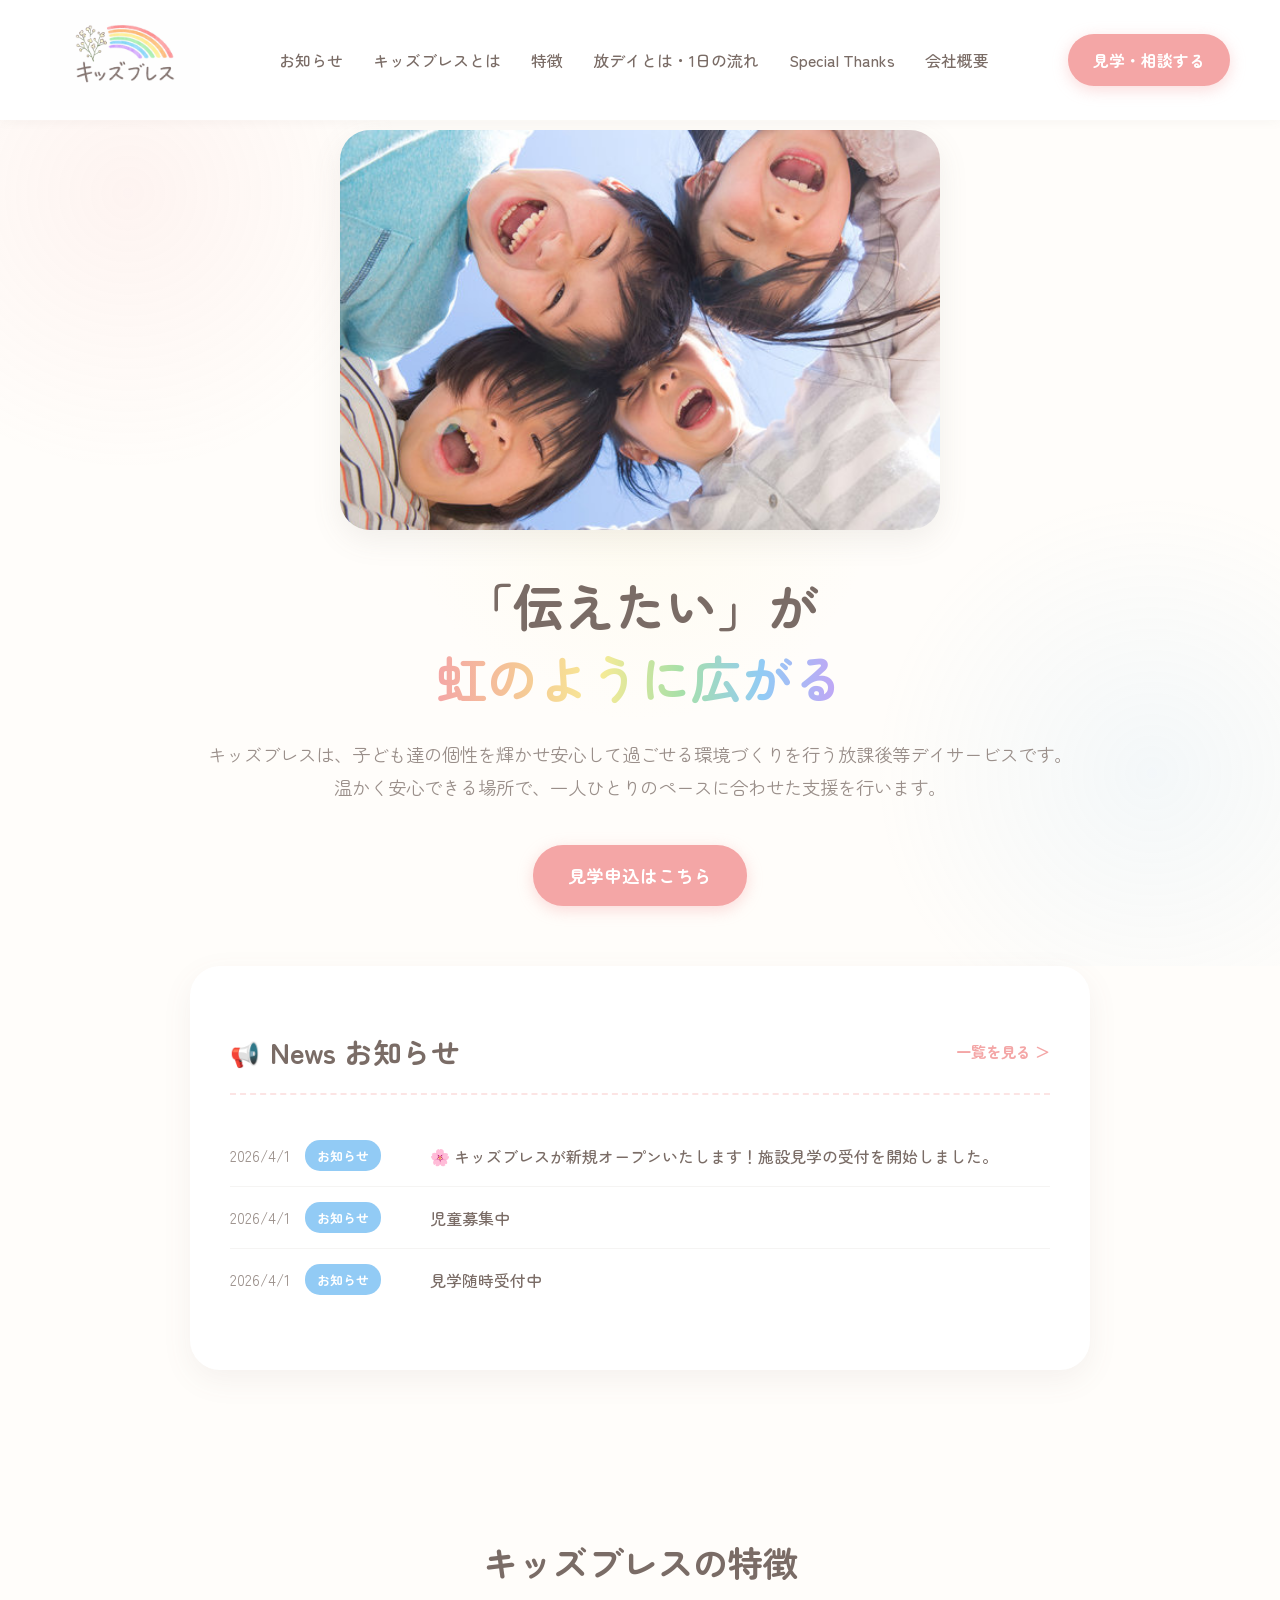
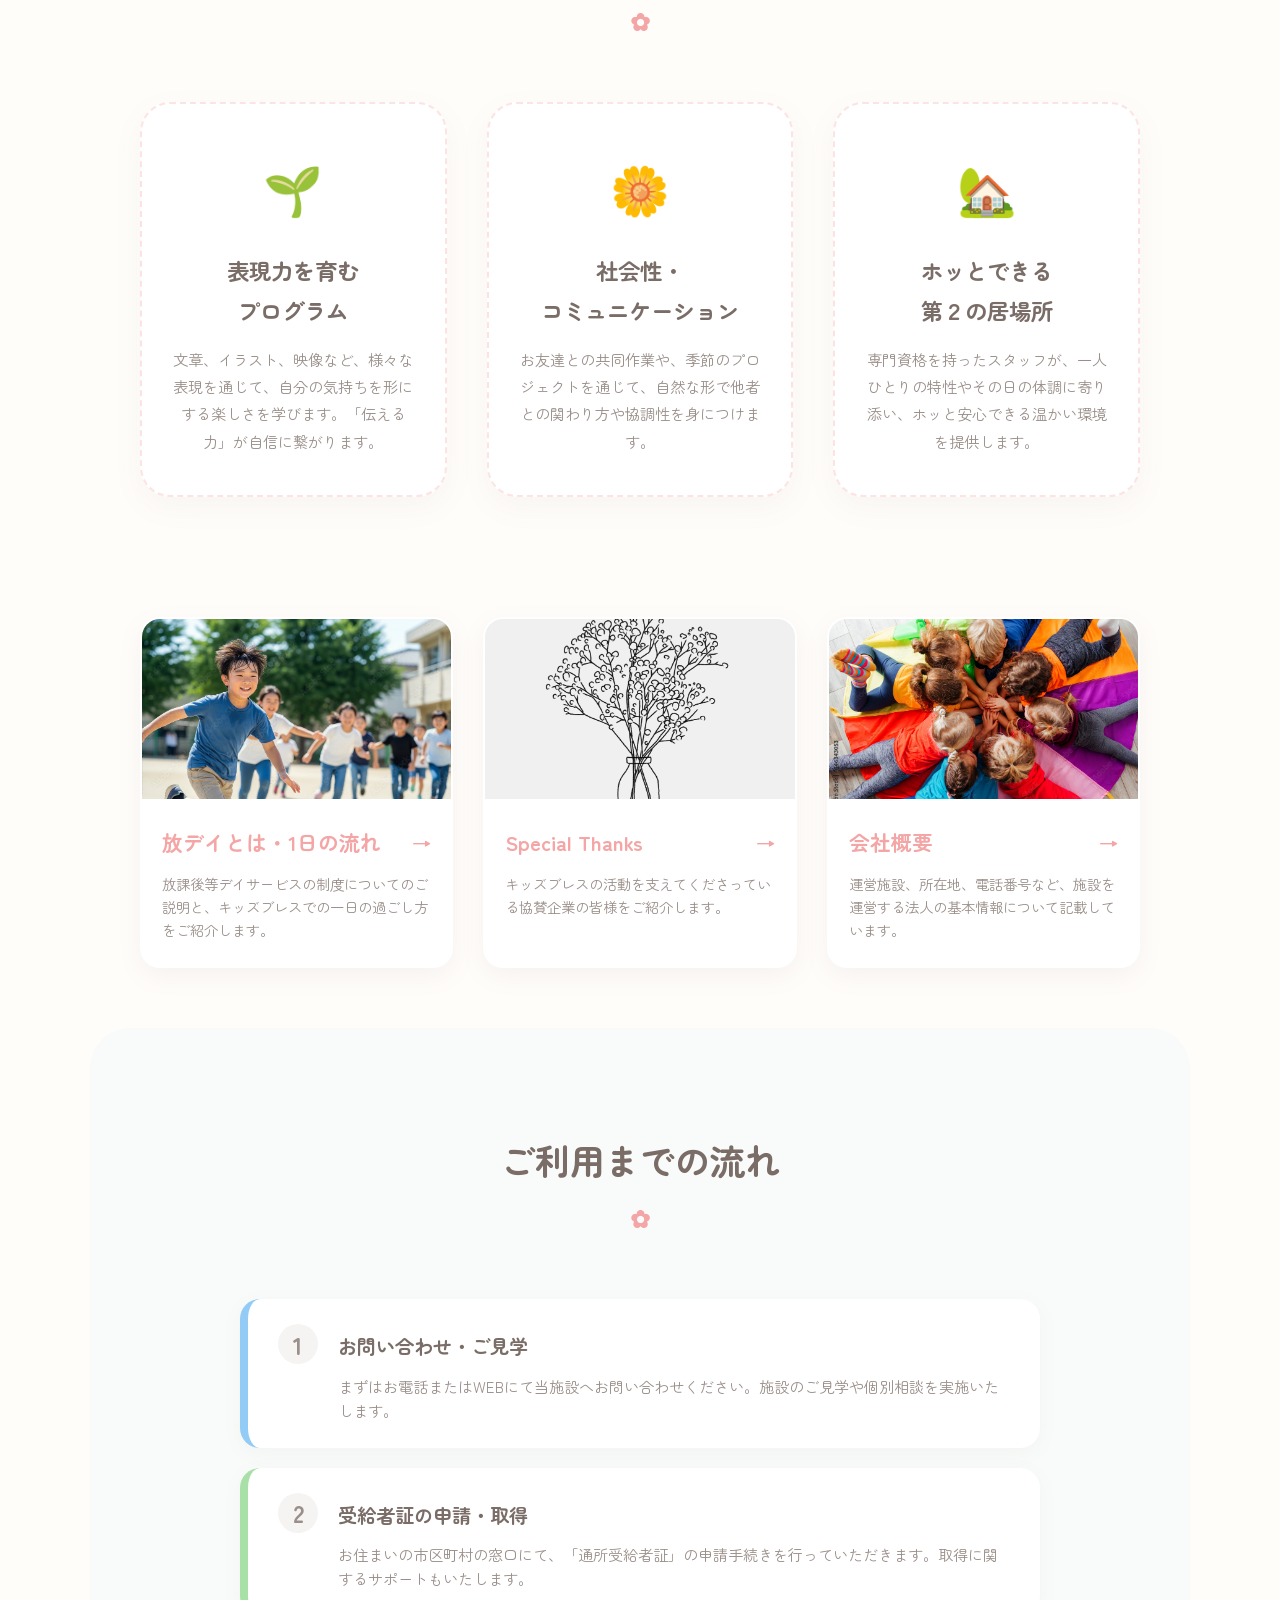
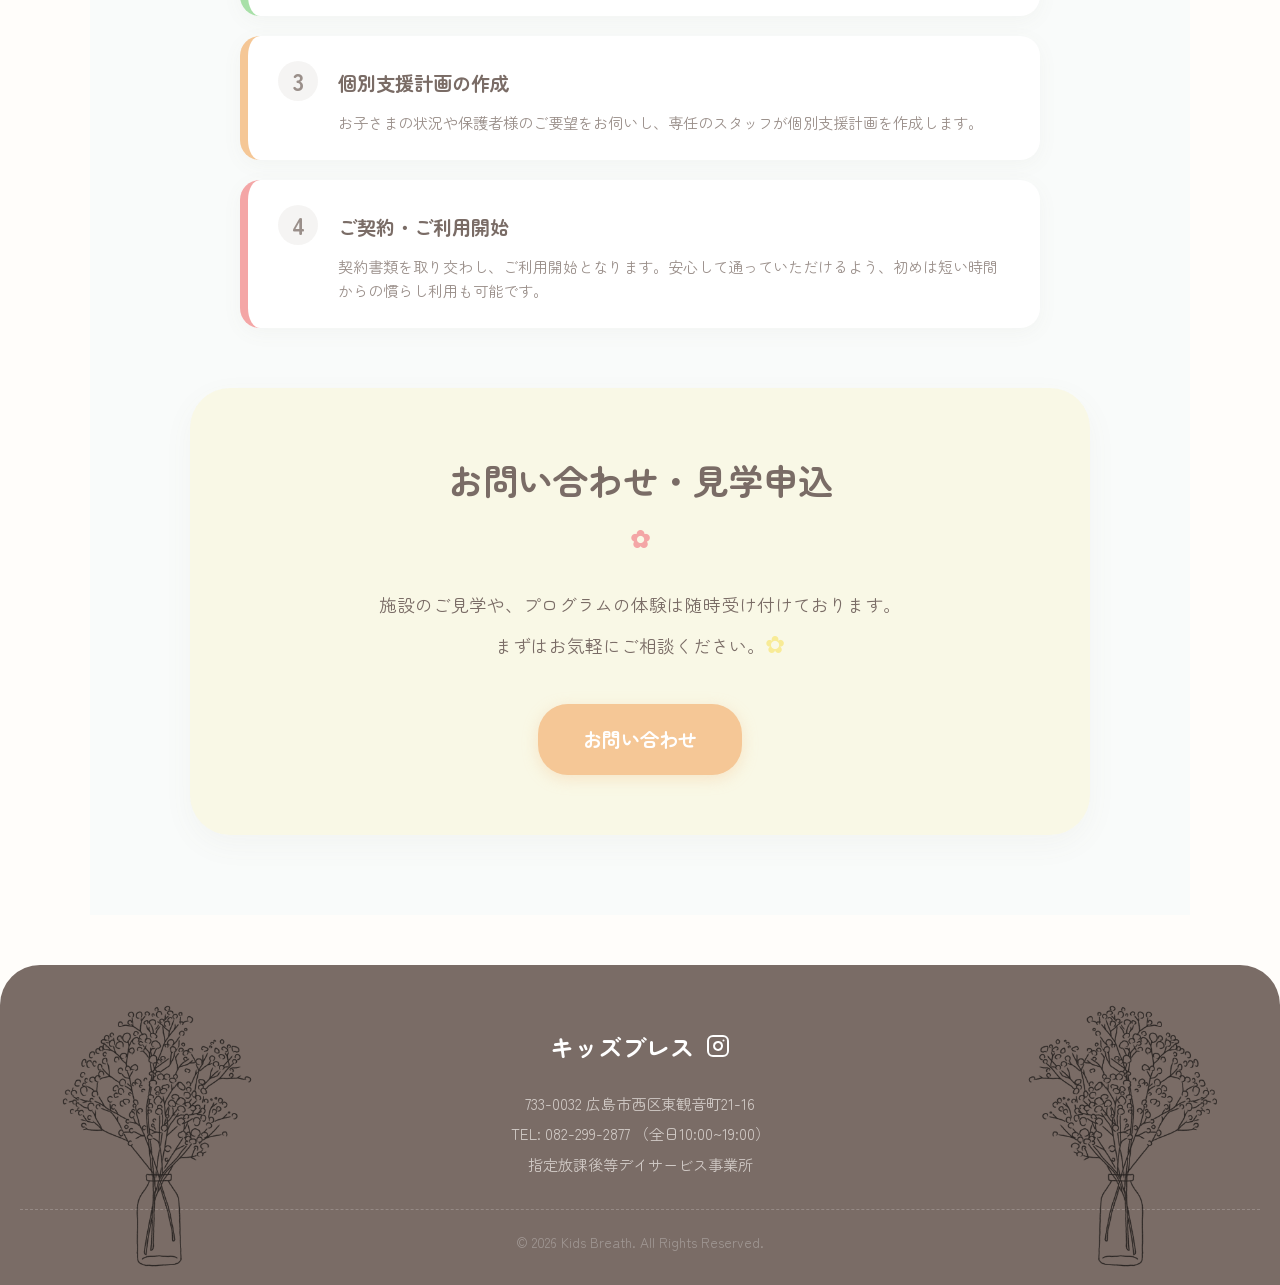
<file: index.html>
<!DOCTYPE html>
<html lang="ja">

<head>
    <meta charset="UTF-8">
    <meta name="viewport" content="width=device-width, initial-scale=1.0">
    <title>放課後等デイサービス キッズブレス | 子どもたちの「伝えたい」を育む場所</title>
    <meta name="description" content="キッズブレスは、子どもたちの個性を大切にし、表現力やコミュニケーション能力を育む放課後等デイサービスです。">
    <link rel="preconnect" href="https://fonts.googleapis.com">
    <link rel="preconnect" href="https://fonts.gstatic.com" crossorigin>
    <link href="https://fonts.googleapis.com/css2?family=Zen+Maru+Gothic:wght@400;500;700&display=swap"
        rel="stylesheet">
    <style>
        :root {
            /* パステル虹色とアースカラーのパレット（ロゴに準拠） */
            --primary: #f4a6a6;
            /* パステルピンク/レッド */
            --secondary: #92cbf5;
            /* パステルブルー */
            --accent: #f8eb96;
            /* パステルイエロー */
            --rainbow-orange: #f5c796;
            --rainbow-green: #a8e0a8;
            --rainbow-purple: #c5a3f5;
            --sage-green: #8b9a73;
            /* 植物の茎の色 */

            --text-main: #7a6c66;
            /* ロゴの文字色（アースブラウン） */
            --text-light: #9a8f8a;
            --background: #fffdfa;
            /* 温かみのあるオフホワイト */
            --white: #ffffff;
        }

        * {
            margin: 0;
            padding: 0;
            box-sizing: border-box;
        }

        body {
            /* より手書き感のある温かいフォントに変更 */
            font-family: 'Zen Maru Gothic', sans-serif;
            background-color: var(--background);
            color: var(--text-main);
            line-height: 1.8;
            overflow-x: hidden;
        }

        /* アニメーション */
        @keyframes fadeInDown {
            from {
                opacity: 0;
                transform: translateY(-20px);
            }

            to {
                opacity: 1;
                transform: translateY(0);
            }
        }

        @keyframes fadeInUp {
            from {
                opacity: 0;
                transform: translateY(20px);
            }

            to {
                opacity: 1;
                transform: translateY(0);
            }
        }

        @keyframes float {
            0% {
                transform: translateY(0px) rotate(0deg);
            }

            50% {
                transform: translateY(-10px) rotate(2deg);
            }

            100% {
                transform: translateY(0px) rotate(0deg);
            }
        }

        /* ヘッダー */
        header {
            position: fixed;
            top: 0;
            left: 0;
            width: 100%;
            padding: 10px 50px;
            /* 上下の余白を少し縮めてバランスを取る */
            display: flex;
            justify-content: space-between;
            align-items: center;
            background: rgba(255, 255, 255, 0.95);
            backdrop-filter: blur(5px);
            z-index: 1000;
            box-shadow: 0 2px 10px rgba(122, 108, 102, 0.05);
        }

        /* ロゴ画像用のスタイリング */
        .logo-container {
            display: flex;
            align-items: center;
            text-decoration: none;
        }

        .logo-image {
            height: 50px;
            /* ロゴ画像の高さ */
            width: auto;
        }

        .logo-text {
            font-size: 24px;
            font-weight: 700;
            color: var(--text-main);
            margin-left: 10px;
            display: none;
            /* 画像がある場合はテキストを非表示にする設定 */
        }

        nav ul {
            display: flex;
            list-style: none;
            gap: 30px;
        }

        nav a {
            text-decoration: none;
            color: var(--text-main);
            font-weight: 500;
            transition: color 0.3s ease;
        }

        nav a:hover {
            color: var(--primary);
        }

        .cta-btn {
            background: var(--primary);
            color: var(--white);
            padding: 12px 25px;
            border-radius: 30px;
            text-decoration: none;
            font-weight: 700;
            box-shadow: 0 4px 15px rgba(244, 166, 166, 0.4);
            transition: all 0.3s ease;
            display: inline-block;
        }

        .cta-btn:hover {
            transform: translateY(-2px);
            box-shadow: 0 6px 20px rgba(244, 166, 166, 0.6);
            background: #f19191;
        }

        .hero {
            min-height: 100vh;
            display: flex;
            flex-direction: column;
            /* 縦並びに戻す */
            align-items: center;
            /* 中央揃え */
            justify-content: center;
            position: relative;
            padding: 130px 20px 60px;
            /* 下部に余白を追加して、お知らせとかぶらないようにする */
            text-align: center;
            /* テキストも中央揃え */
            overflow: hidden;
            background-image:
                radial-gradient(circle at 10% 20%, rgba(244, 166, 166, 0.1) 0%, transparent 20%),
                radial-gradient(circle at 90% 80%, rgba(146, 203, 245, 0.1) 0%, transparent 20%),
                radial-gradient(circle at 50% 50%, rgba(248, 235, 150, 0.1) 0%, transparent 30%);
        }

        .hero-content {
            z-index: 2;
            animation: fadeInDown 1s ease forwards;
            display: flex;
            flex-direction: column;
            align-items: center;
        }

        /* ヒーローセクション用メイン画像のスタイル */
        .hero-main-img {
            max-width: 80%;
            /* 画面幅に合わせて縮小 */
            width: 600px;
            /* 基本の幅 */
            height: auto;
            z-index: 2;
            border-radius: 30px;
            box-shadow: 0 10px 30px rgba(122, 108, 102, 0.1);
            margin-bottom: 40px;
            /* 下のテキストとの間隔を空ける */
            animation: float 6s ease-in-out infinite;
        }

        .hero-title {
            font-size: 3.2rem;
            font-weight: 700;
            line-height: 1.4;
            margin-bottom: 25px;
            color: var(--text-main);
        }

        .hero-title span.rainbow-text {
            background: linear-gradient(90deg,
                    var(--primary),
                    var(--rainbow-orange),
                    var(--accent),
                    var(--rainbow-green),
                    var(--secondary),
                    var(--rainbow-purple));
            -webkit-background-clip: text;
            background-clip: text;
            color: transparent;
            font-weight: 700;
        }

        .hero-text {
            font-size: 1.15rem;
            color: var(--text-light);
            margin-bottom: 40px;
            animation: fadeInUp 1s ease 0.3s forwards;
            opacity: 0;
        }

        /* ニュース（お知らせ）セクション */
        .news-section {
            background: var(--white);
            padding: 60px 40px;
            max-width: 900px;
            margin: 0 auto 60px;
            /* ヒーローセクションとの被りをやめる（マイナスマージン削除） */
            border-radius: 30px;
            box-shadow: 0 10px 30px rgba(122, 108, 102, 0.08);
            position: relative;
            z-index: 5;
            width: 90%;
            /* スマホなどでもはみ出ないように幅を調整 */
        }

        .news-header {
            display: flex;
            justify-content: space-between;
            align-items: center;
            margin-bottom: 30px;
            border-bottom: 2px dashed rgba(244, 166, 166, 0.3);
            padding-bottom: 15px;
        }

        .news-title {
            font-size: 1.8rem;
            color: var(--text-main);
            display: flex;
            align-items: center;
            gap: 10px;
        }

        .news-title::before {
            content: '📢';
            font-size: 1.5rem;
        }

        .news-list {
            list-style: none;
        }

        .news-item {
            padding: 15px 0;
            border-bottom: 1px solid rgba(154, 143, 138, 0.1);
        }

        .news-item:last-child {
            border-bottom: none;
        }

        .news-link {
            display: flex;
            align-items: center;
            text-decoration: none;
            color: var(--text-main);
            transition: all 0.3s ease;
            gap: 20px;
        }

        .news-link:hover {
            color: var(--primary);
            transform: translateX(5px);
        }

        .news-meta {
            display: flex;
            align-items: center;
            gap: 15px;
            min-width: 180px;
        }

        .news-date {
            color: var(--text-light);
            font-size: 0.95rem;
            white-space: nowrap;
        }

        .news-tag {
            background: var(--secondary);
            color: var(--white);
            padding: 4px 12px;
            border-radius: 15px;
            font-size: 0.8rem;
            font-weight: 700;
            white-space: nowrap;
        }

        .news-tag.event {
            background: var(--rainbow-orange);
        }

        .news-tag.info {
            background: var(--secondary);
        }

        .news-tag.important {
            background: var(--primary);
        }

        .news-text {
            font-weight: 500;
            line-height: 1.5;
        }

        .hero-graphics {
            display: none;
            /* 元の装飾を非表示に */
        }

        /* セクション共通 */
        .section {
            padding: 100px 50px;
            max-width: 1100px;
            margin: 0 auto;
        }

        .section-title {
            text-align: center;
            font-size: 2.2rem;
            margin-bottom: 60px;
            color: var(--text-main);
            position: relative;
        }

        .section-title::after {
            content: '✿';
            display: block;
            color: var(--primary);
            font-size: 1.5rem;
            margin-top: 5px;
        }

        /* 特徴セクション */
        .features {
            display: grid;
            grid-template-columns: repeat(auto-fit, minmax(280px, 1fr));
            gap: 40px;
        }

        .feature-card {
            background: var(--white);
            padding: 40px 30px;
            border-radius: 30px;
            text-align: center;
            box-shadow: 0 10px 30px rgba(122, 108, 102, 0.06);
            border: 2px dashed rgba(244, 166, 166, 0.3);
            transition: transform 0.3s ease;
        }

        .feature-card:hover {
            transform: translateY(-8px);
            border-color: var(--primary);
        }

        .feature-icon {
            font-size: 3rem;
            margin-bottom: 20px;
            color: var(--sage-green);
        }

        .feature-title {
            font-size: 1.4rem;
            margin-bottom: 15px;
            font-weight: 700;
        }

        .feature-desc {
            color: var(--text-light);
            font-size: 0.95rem;
        }

        /* ご利用の流れセクション */
        .flow-container {
            max-width: 800px;
            margin: 0 auto;
            position: relative;
        }

        .flow-step {
            background: var(--white);
            padding: 25px 30px;
            border-radius: 20px;
            margin-bottom: 20px;
            box-shadow: 0 5px 20px rgba(122, 108, 102, 0.05);
            border-left: 8px solid var(--secondary);
            display: flex;
            align-items: flex-start;
            gap: 20px;
        }

        .flow-step:nth-child(2) {
            border-left-color: var(--rainbow-green);
        }

        .flow-step:nth-child(3) {
            border-left-color: var(--rainbow-orange);
        }

        .flow-step:nth-child(4) {
            border-left-color: var(--primary);
        }

        .flow-number {
            font-size: 1.5rem;
            font-weight: 700;
            color: var(--text-light);
            background: rgba(154, 143, 138, 0.1);
            width: 40px;
            height: 40px;
            display: flex;
            align-items: center;
            justify-content: center;
            border-radius: 50%;
            flex-shrink: 0;
        }

        .flow-content h3 {
            font-size: 1.2rem;
            color: var(--text-main);
            margin-bottom: 10px;
            margin-top: 5px;
        }

        .flow-content p {
            color: var(--text-light);
            font-size: 0.95rem;
            line-height: 1.6;
        }

        /* ページ案内カードセクション */
        .page-links {
            display: grid;
            grid-template-columns: repeat(auto-fit, minmax(280px, 1fr));
            gap: 30px;
            margin-top: 20px;
        }

        .page-card {
            background: var(--white);
            border-radius: 20px;
            overflow: hidden;
            text-decoration: none;
            color: var(--text-main);
            box-shadow: 0 8px 25px rgba(122, 108, 102, 0.08);
            transition: all 0.3s ease;
            display: flex;
            flex-direction: column;
            border: 2px solid transparent;
        }

        .page-card:hover {
            transform: translateY(-5px);
            box-shadow: 0 15px 35px rgba(122, 108, 102, 0.12);
            border-color: var(--primary);
        }

        .page-card-img-wrap {
            width: 100%;
            height: 180px;
            background: #f0f0f0;
            overflow: hidden;
            position: relative;
        }

        .page-card-img {
            width: 100%;
            height: 100%;
            object-fit: cover;
            transition: transform 0.5s ease;
        }

        .page-card:hover .page-card-img {
            transform: scale(1.05);
        }

        .page-card-content {
            padding: 25px 20px;
            display: flex;
            flex-direction: column;
            flex-grow: 1;
        }

        .page-card-title {
            font-size: 1.3rem;
            font-weight: 700;
            margin-bottom: 10px;
            color: var(--primary);
            display: flex;
            justify-content: space-between;
            align-items: center;
        }

        .page-card-title::after {
            content: '→';
            font-size: 1.2rem;
            transition: transform 0.3s ease;
        }

        .page-card:hover .page-card-title::after {
            transform: translateX(5px);
        }

        .page-card-desc {
            font-size: 0.9rem;
            color: var(--text-light);
            line-height: 1.6;
        }

        /* プログラム（1日の流れ） - 不要になったため削除対象のCSSですが互換性のため残す */
        .timeline {
            max-width: 700px;
            margin: 0 auto;
            position: relative;
        }

        .timeline::before {
            content: '';
            position: absolute;
            top: 0;
            left: 30px;
            width: 4px;
            height: 100%;
            background: linear-gradient(to bottom, var(--primary), var(--accent), var(--secondary));
            border-radius: 2px;
        }

        .timeline-item {
            position: relative;
            padding-left: 80px;
            margin-bottom: 40px;
        }

        .timeline-time-marker {
            position: absolute;
            left: 20px;
            top: 5px;
            width: 24px;
            height: 24px;
            background: var(--white);
            border: 5px solid var(--primary);
            border-radius: 50%;
            box-shadow: 0 0 0 4px var(--background);
        }

        .timeline-item:nth-child(2) .timeline-time-marker {
            border-color: var(--rainbow-orange);
        }

        .timeline-item:nth-child(3) .timeline-time-marker {
            border-color: var(--accent);
        }

        .timeline-item:nth-child(4) .timeline-time-marker {
            border-color: var(--rainbow-green);
        }

        .timeline-content {
            background: var(--white);
            padding: 25px 30px;
            border-radius: 20px;
            box-shadow: 0 5px 20px rgba(122, 108, 102, 0.05);
        }

        .timeline-content h3 {
            color: var(--text-main);
            margin-bottom: 10px;
            font-size: 1.2rem;
        }

        /* ギャラリーなどの装飾 */
        .deco-flower {
            color: var(--accent);
            font-size: 1.5rem;
        }

        /* フッター */
        footer {
            background: var(--text-main);
            color: #efefef;
            text-align: center;
            padding: 60px 20px 30px;
            border-top-left-radius: 40px;
            border-top-right-radius: 40px;
            margin-top: 50px;
            position: relative;
            overflow: hidden;
        }

        .footer-logo {
            font-size: 24px;
            font-weight: 700;
            margin-bottom: 20px;
            color: var(--white);
        }

        .instagram-link {
            color: var(--white);
            display: inline-flex;
            align-items: center;
            justify-content: center;
            transition: color 0.3s ease, transform 0.3s ease;
        }

        .instagram-link:hover {
            color: var(--primary);
            transform: scale(1.15);
        }

        .instagram-icon {
            width: 24px;
            height: 24px;
            vertical-align: middle;
        }

        .footer-info {
            color: #d0c9c5;
            margin-bottom: 30px;
            line-height: 2;
            font-size: 0.95rem;
        }

        .footer-bottom {
            border-top: 1px dashed rgba(255, 255, 255, 0.2);
            padding-top: 20px;
            font-size: 0.85rem;
            color: #a09793;
        }

        /* レスポンシブ */
        @media (max-width: 768px) {
            header {
                padding: 15px 20px;
            }

            /* ハンバーガーメニューボタン */
            .hamburger {
                display: flex;
                flex-direction: column;
                justify-content: space-around;
                width: 30px;
                height: 24px;
                background: transparent;
                border: none;
                cursor: pointer;
                z-index: 1001;
                /* メニューより上に配置 */
            }

            .hamburger span {
                width: 30px;
                height: 3px;
                background: var(--text-main);
                border-radius: 10px;
                transition: all 0.3s linear;
                position: relative;
                transform-origin: 1px;
            }

            /* ハンバーガーメニュー展開時の×印アニメーション */
            .hamburger.active span:first-child {
                transform: rotate(45deg);
            }

            .hamburger.active span:nth-child(2) {
                opacity: 0;
            }

            .hamburger.active span:nth-child(3) {
                transform: rotate(-45deg);
            }

            /* ナビゲーションメニュー（スマホ用） */
            nav {
                position: fixed;
                top: 0;
                right: -100%;
                width: 70%;
                height: 100vh;
                background: rgba(255, 255, 255, 0.98);
                backdrop-filter: blur(10px);
                display: flex;
                flex-direction: column;
                justify-content: center;
                align-items: center;
                transition: right 0.4s ease;
                box-shadow: -5px 0 20px rgba(0, 0, 0, 0.05);
                z-index: 1000;
            }

            nav.active {
                right: 0;
                /* アクティブ時にスライドイン */
            }

            nav ul {
                display: flex;
                flex-direction: column;
                align-items: center;
                gap: 25px;
            }

            nav a {
                font-size: 1.2rem;
            }

            .cta-btn-header {
                display: none;
                /* スマホではヘッダーのCTAボタンを非表示にする（メニュー内に入れるか、下部のボタンを使ってもらう） */
            }

            .hero {
                padding: 100px 20px 40px;
                flex-direction: column;
                text-align: center;
            }

            .hero-main-img {
                width: 100%;
                max-width: 400px;
                margin-bottom: 30px;
            }

            .hero-graphics {
                display: none;
            }

            .news-section {
                margin: 20px 20px 60px;
                padding: 40px 20px;
            }

            .news-link {
                flex-direction: column;
                align-items: flex-start;
                gap: 10px;
            }

            .news-meta {
                margin-bottom: 5px;
            }
        }
    </style>
</head>

<body>

    <header>
        <a href="index.html" class="logo-container">
            <img src="assets/images/logo.jpg" alt="キッズブレス" class="logo-image" style="height: 100px;">
        </a>
        <nav id="nav-menu">
            <ul>
                <li><a href="#news" class="nav-link">お知らせ</a></li>
                <li><a href="#about" class="nav-link">キッズブレスとは</a></li>
                <li><a href="#features" class="nav-link">特徴</a></li>
                <li><a href="pages/houday.html" class="nav-link">放デイとは・1日の流れ</a></li>
                <li><a href="pages/thanks.html" class="nav-link">Special Thanks</a></li>
                <li><a href="pages/company.html" class="nav-link">会社概要</a></li>
            </ul>
        </nav>
        <a href="https://forms.gle/ztLe97ZX6tTnh1mP7" target="_blank" class="cta-btn cta-btn-header">見学・相談する</a>
        <button class="hamburger" id="hamburger-menu" style="display: none;">
            <span></span>
            <span></span>
            <span></span>
        </button>
    </header>

    <section class="hero" id="about">
        <!-- 子供たちが笑っている画像を中央上部に配置 -->
        <img src="assets/images/hero_kids.jpg" alt="笑顔の子供たち" class="hero-main-img">

        <!-- テキストコンテンツを下部に配置 -->
        <div class="hero-content">
            <h1 class="hero-title">「伝えたい」が<br><span class="rainbow-text">虹のように広がる</span></h1>
            <p class="hero-text">
                キッズブレスは、子ども達の個性を輝かせ安心して過ごせる環境づくりを行う放課後等デイサービスです。<br>
                温かく安心できる場所で、一人ひとりのペースに合わせた支援を行います。
            </p>
            <a href="https://forms.gle/ztLe97ZX6tTnh1mP7" target="_blank" class="cta-btn"
                style="padding: 15px 35px; font-size: 1.1rem;">見学申込はこちら</a>
        </div>
    </section>

    <!-- News お知らせセクション -->
    <section id="news" class="news-section">
        <div class="news-header">
            <h2 class="news-title">News お知らせ</h2>
            <a href="#"
                style="color: var(--primary); text-decoration: none; font-weight: 700; font-size: 0.95rem;">一覧を見る ＞</a>
        </div>
        <ul class="news-list">
            <li class="news-item">
                <a href="#" class="news-link">
                    <div class="news-meta">
                        <span class="news-date">2026/4/1</span>
                        <span class="news-tag info">お知らせ</span>
                    </div>
                    <div class="news-text">🌸 キッズブレスが新規オープンいたします！施設見学の受付を開始しました。</div>
                </a>
            </li>
            <li class="news-item">
                <a href="#" class="news-link">
                    <div class="news-meta">
                        <span class="news-date">2026/4/1</span>
                        <span class="news-tag info">お知らせ</span>
                    </div>
                    <div class="news-text">児童募集中</div>
                </a>
            </li>
            <li class="news-item">
                <a href="#" class="news-link">
                    <div class="news-meta">
                        <span class="news-date">2026/4/1</span>
                        <span class="news-tag info">お知らせ</span>
                    </div>
                    <div class="news-text">見学随時受付中</div>
                </a>
            </li>
        </ul>
    </section>

    <section id="features" class="section">
        <h2 class="section-title">キッズブレスの特徴</h2>
        <div class="features">
            <div class="feature-card">
                <div class="feature-icon">🌱</div>
                <h3 class="feature-title">表現力を育む<br>プログラム</h3>
                <p class="feature-desc">文章、イラスト、映像など、様々な表現を通じて、自分の気持ちを形にする楽しさを学びます。「伝える力」が自信に繋がります。</p>
            </div>
            <div class="feature-card">
                <div class="feature-icon">🌼</div>
                <h3 class="feature-title">社会性・<br>コミュニケーション</h3>
                <p class="feature-desc">お友達との共同作業や、季節のプロジェクトを通じて、自然な形で他者との関わり方や協調性を身につけます。</p>
            </div>
            <div class="feature-card">
                <div class="feature-icon">🏡</div>
                <h3 class="feature-title">ホッとできる<br>第２の居場所</h3>
                <p class="feature-desc">専門資格を持ったスタッフが、一人ひとりの特性やその日の体調に寄り添い、ホッと安心できる温かい環境を提供します。</p>
            </div>
        </div>
    </section>



    <!-- 各ページへの案内リンク -->
    <section class="section" style="padding-top: 0; padding-bottom: 60px;">
        <div class="page-links">
            <!-- リンクカード：放デイとは・1日の流れ -->
            <a href="pages/houday.html" class="page-card">
                <div class="page-card-img-wrap">
                    <img src="assets/images/card_houday.jpg" alt="放デイとは・1日の流れ" class="page-card-img"
                        onerror="this.src='https://placehold.co/600x400/f4a6a6/ffffff?text=Houday&font=oswald'">
                </div>
                <div class="page-card-content">
                    <h3 class="page-card-title">放デイとは・1日の流れ</h3>
                    <p class="page-card-desc">放課後等デイサービスの制度についてのご説明と、キッズブレスでの一日の過ごし方をご紹介します。</p>
                </div>
            </a>

            <!-- リンクカード：Special Thanks -->
            <a href="pages/thanks.html" class="page-card">
                <div class="page-card-img-wrap">
                    <img src="assets/images/gypsophila_bouquet.jpg" alt="Special Thanks" class="page-card-img"
                        onerror="this.src='https://placehold.co/600x400/c5a3f5/ffffff?text=Special+Thanks&font=oswald'">
                </div>
                <div class="page-card-content">
                    <h3 class="page-card-title">Special Thanks</h3>
                    <p class="page-card-desc">キッズブレスの活動を支えてくださっている協賛企業の皆様をご紹介します。</p>
                </div>
            </a>

            <!-- リンクカード：会社概要 -->
            <a href="pages/company.html" class="page-card">
                <div class="page-card-img-wrap">
                    <img src="assets/images/card_company.jpg" alt="会社概要" class="page-card-img"
                        onerror="this.src='https://placehold.co/600x400/a8e0a8/ffffff?text=Company&font=oswald'">
                </div>
                <div class="page-card-content">
                    <h3 class="page-card-title">会社概要</h3>
                    <p class="page-card-desc">運営施設、所在地、電話番号など、施設を運営する法人の基本情報について記載しています。</p>
                </div>
            </a>
        </div>
    </section>

    <!-- ご利用の流れセクションを移動（お問い合わせに繋がるデザインに変更） -->
    <section id="flow" class="section"
        style="background: rgba(146, 203, 245, 0.05); border-radius: 40px 40px 0 0; padding-bottom: 40px;">
        <h2 class="section-title">ご利用までの流れ</h2>
        <div class="flow-container">
            <div class="flow-step">
                <div class="flow-number">1</div>
                <div class="flow-content">
                    <h3>お問い合わせ・ご見学</h3>
                    <p>まずはお電話またはWEBにて当施設へお問い合わせください。施設のご見学や個別相談を実施いたします。</p>
                </div>
            </div>
            <div class="flow-step">
                <div class="flow-number">2</div>
                <div class="flow-content">
                    <h3>受給者証の申請・取得</h3>
                    <p>お住まいの市区町村の窓口にて、「通所受給者証」の申請手続きを行っていただきます。取得に関するサポートもいたします。</p>
                </div>
            </div>
            <div class="flow-step">
                <div class="flow-number">3</div>
                <div class="flow-content">
                    <h3>個別支援計画の作成</h3>
                    <p>お子さまの状況や保護者様のご要望をお伺いし、専任のスタッフが個別支援計画を作成します。</p>
                </div>
            </div>
            <div class="flow-step">
                <div class="flow-number">4</div>
                <div class="flow-content">
                    <h3>ご契約・ご利用開始</h3>
                    <p>契約書類を取り交わし、ご利用開始となります。安心して通っていただけるよう、初めは短い時間からの慣らし利用も可能です。</p>
                </div>
            </div>
        </div>
    </section>

    <section id="contact" class="section"
        style="text-align: center; background: rgba(146, 203, 245, 0.05); padding-top: 0; padding-bottom: 80px;">
        <div
            style="background: rgba(248, 235, 150, 0.2); border-radius: 40px; padding: 60px 40px; max-width: 900px; margin: 0 auto; box-shadow: 0 10px 30px rgba(122, 108, 102, 0.05);">
            <h2 class="section-title" style="margin-bottom: 30px;">お問い合わせ・見学申込</h2>
            <p style="margin-bottom: 40px; font-size: 1.1rem; color: var(--text-main);">
                施設のご見学や、プログラムの体験は随時受け付けております。<br>まずはお気軽にご相談ください。<span class="deco-flower">✿</span>
            </p>
            <a href="https://forms.gle/YYNXu43t9vT9sBf86" target="_blank" class="cta-btn"
                style="padding: 18px 45px; font-size: 1.2rem; background: var(--rainbow-orange); box-shadow: 0 4px 15px rgba(245, 199, 150, 0.4);">
                お問い合わせ
            </a>
        </div>
    </section>

    <footer>
        <!-- カスミソウのイラスト装飾 (左) -->
        <img src="assets/images/gypsophila_bouquet.jpg" alt="カスミソウ"
            style="position: absolute; bottom: 0; left: 0; height: 100%; width: auto; opacity: 0.7; pointer-events: none; object-fit: contain; object-position: bottom left;"
            onerror="this.src='https://placehold.co/400x600/7a6c66/ffffff?text=%E2%9C%BF'">
        <!-- カスミソウのイラスト装飾 (右) -->
        <img src="assets/images/gypsophila_bouquet.jpg" alt="カスミソウ"
            style="position: absolute; bottom: 0; right: 0; height: 100%; width: auto; opacity: 0.7; pointer-events: none; object-fit: contain; object-position: bottom right; transform: scaleX(-1);"
            onerror="this.src='https://placehold.co/400x600/7a6c66/ffffff?text=%E2%9C%BF'">

        <div style="max-width: 800px; margin: 0 auto; position: relative; z-index: 1;">
            <div class="footer-logo" style="display: flex; align-items: center; justify-content: center; gap: 12px;">
                <span>キッズブレス</span>
                <a href="https://www.instagram.com/kids.breath/" target="_blank" rel="noopener noreferrer" class="instagram-link" aria-label="Instagram">
                    <svg xmlns="http://www.w3.org/2000/svg" width="24" height="24" viewBox="0 0 24 24" fill="none" stroke="currentColor" stroke-width="2" stroke-linecap="round" stroke-linejoin="round" class="instagram-icon"><rect x="2" y="2" width="20" height="20" rx="5" ry="5"></rect><path d="M16 11.37A4 4 0 1 1 12.63 8 4 4 0 0 1 16 11.37z"></path><line x1="17.5" y1="6.5" x2="17.51" y2="6.5"></line></svg>
                </a>
            </div>
            <div class="footer-info">
                733-0032 広島市西区東観音町21-16<br>
                TEL: 082-299-2877 （全日10:00~19:00）<br>
                指定放課後等デイサービス事業所
            </div>
        </div>
        <div class="footer-bottom">
            &copy; 2026 Kids Breath. All Rights Reserved.
        </div>
    </footer>

    <script>
        const observer = new IntersectionObserver((entries) => {
            entries.forEach(entry => {
                if (entry.isIntersecting) {
                    entry.target.style.opacity = '1';
                    entry.target.style.transform = 'translateY(0)';
                }
            });
        }, { threshold: 0.1 });

        document.querySelectorAll('.feature-card, .timeline-content').forEach((el) => {
            el.style.opacity = '0';
            el.style.transform = 'translateY(20px)';
            el.style.transition = 'all 0.6s ease-out';
            observer.observe(el);
        });

        // ハンバーガーメニューの開閉制御
        const hamburger = document.getElementById('hamburger-menu');
        const navMenu = document.getElementById('nav-menu');
        const navLinks = document.querySelectorAll('.nav-link');

        // スマホ幅の表示時のみハンバーガーボタンを表示
        function checkWidth() {
            if (window.innerWidth <= 768) {
                hamburger.style.display = 'flex';
            } else {
                hamburger.style.display = 'none';
                hamburger.classList.remove('active');
                navMenu.classList.remove('active');
            }
        }
        window.addEventListener('resize', checkWidth);
        checkWidth();

        hamburger.addEventListener('click', () => {
            hamburger.classList.toggle('active');
            navMenu.classList.toggle('active');
        });

        // リンクをクリックしたらメニューを閉じる
        navLinks.forEach(link => {
            link.addEventListener('click', () => {
                hamburger.classList.remove('active');
                navMenu.classList.remove('active');
            });
        });
    </script>
</body>

</html>
</file>
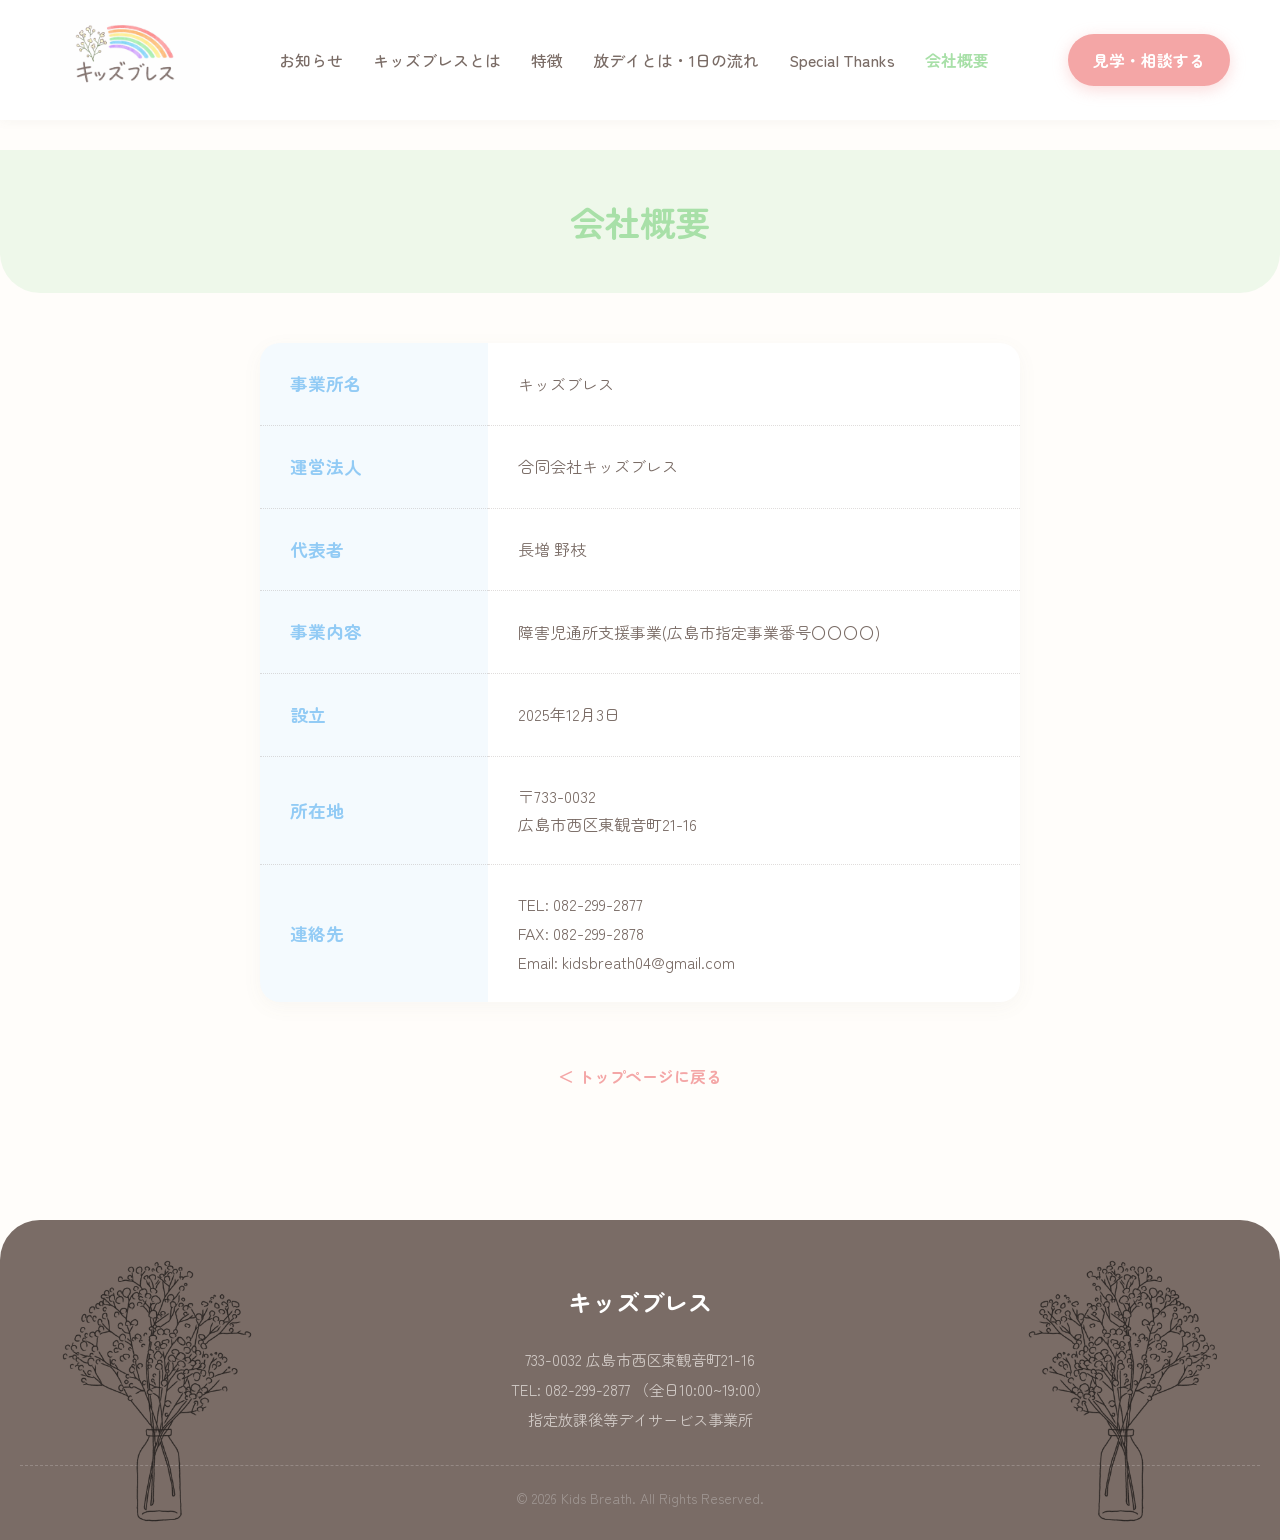
<file: company.html>
<!DOCTYPE html>
<html lang="ja">

<head>
    <meta charset="UTF-8">
    <meta name="viewport" content="width=device-width, initial-scale=1.0">
    <title>会社概要 | キッズブレス</title>
    <link rel="preconnect" href="https://fonts.googleapis.com">
    <link rel="preconnect" href="https://fonts.gstatic.com" crossorigin>
    <link href="https://fonts.googleapis.com/css2?family=Zen+Maru+Gothic:wght@400;500;700&display=swap"
        rel="stylesheet">
    <link rel="stylesheet" href="../assets/css/style.css">
    <style>
        body {
            padding-top: 150px;
        }

        .page-header {
            text-align: center;
            padding: 40px 20px;
            background: rgba(168, 224, 168, 0.2);
            margin-bottom: 50px;
            border-radius: 0 0 40px 40px;
        }

        .page-title {
            font-size: 2.2rem;
            color: var(--rainbow-green);
        }

        .content-wrap {
            max-width: 800px;
            margin: 0 auto;
            padding: 0 20px 80px;
        }

        .company-table {
            width: 100%;
            border-collapse: collapse;
            background: #fff;
            border-radius: 20px;
            overflow: hidden;
            box-shadow: 0 5px 20px rgba(122, 108, 102, 0.05);
        }

        .company-table th,
        .company-table td {
            padding: 25px 30px;
            border-bottom: 1px dotted rgba(154, 143, 138, 0.3);
            text-align: left;
        }

        .company-table tr:last-child th,
        .company-table tr:last-child td {
            border-bottom: none;
        }

        .company-table th {
            background: rgba(146, 203, 245, 0.1);
            width: 30%;
            color: var(--secondary);
            font-weight: 700;
            font-size: 1.1rem;
        }

        .company-table td {
            width: 70%;
            line-height: 1.8;
        }

        @media (max-width: 768px) {

            .company-table th,
            .company-table td {
                display: block;
                width: 100%;
                padding: 15px 20px;
            }

            .company-table th {
                padding-bottom: 5px;
                border-bottom: none;
                background: transparent;
            }
        }
    </style>
</head>

<body>
    <header>
        <a href="../index.html" class="logo-container">
            <img src="../assets/images/logo.jpg" alt="キッズブレス" class="logo-image" style="height: 100px;">
        </a>
        <nav id="nav-menu">
            <ul>
                <li><a href="../index.html#news" class="nav-link">お知らせ</a></li>
                <li><a href="../index.html#about" class="nav-link">キッズブレスとは</a></li>
                <li><a href="../index.html#features" class="nav-link">特徴</a></li>
                <li><a href="houday.html" class="nav-link">放デイとは・1日の流れ</a></li>
                <li><a href="thanks.html" class="nav-link">Special Thanks</a></li>
                <li><a href="company.html" class="nav-link"
                        style="color: var(--rainbow-green); font-weight: 700;">会社概要</a></li>
            </ul>
        </nav>
        <a href="https://forms.gle/ztLe97ZX6tTnh1mP7" target="_blank" class="cta-btn cta-btn-header">見学・相談する</a>
        <button class="hamburger" id="hamburger-menu" style="display: none;">
            <span></span>
            <span></span>
            <span></span>
        </button>
    </header>

    <div class="page-header">
        <h1 class="page-title">会社概要</h1>
    </div>

    <div class="content-wrap">
        <table class="company-table">
            <tr>
                <th>事業所名</th>
                <td>キッズブレス</td>
            </tr>
            <tr>
                <th>運営法人</th>
                <td>合同会社キッズブレス</td>
            </tr>
            <tr>
                <th>代表者</th>
                <td>長増 野枝</td>
            </tr>
            <tr>
                <th>事業内容</th>
                <td>障害児通所支援事業(広島市指定事業番号〇〇〇〇)</td>
            </tr>
            <tr>
                <th>設立</th>
                <td>2025年12月3日</td>
            </tr>
            <tr>
                <th>所在地</th>
                <td>〒733-0032<br>広島市西区東観音町21-16</td>
            </tr>
            <tr>
                <th>連絡先</th>
                <td>TEL: 082-299-2877<br>FAX: 082-299-2878<br>Email: kidsbreath04@gmail.com</td>
            </tr>
        </table>

        <div style="text-align: center; margin-top: 60px;">
            <a href="../index.html" style="color: var(--primary); text-decoration: none; font-weight: 700;">＜
                トップページに戻る</a>
        </div>
    </div>

    <footer>
        <img src="../assets/images/gypsophila_bouquet.jpg" alt="カスミソウ"
            style="position: absolute; bottom: 0; left: 0; height: 100%; width: auto; opacity: 0.7; pointer-events: none; object-fit: contain; object-position: bottom left;"
            onerror="this.src='https://placehold.co/400x600/7a6c66/ffffff?text=%E2%9C%BF'">
        <img src="../assets/images/gypsophila_bouquet.jpg" alt="カスミソウ"
            style="position: absolute; bottom: 0; right: 0; height: 100%; width: auto; opacity: 0.7; pointer-events: none; object-fit: contain; object-position: bottom right; transform: scaleX(-1);"
            onerror="this.src='https://placehold.co/400x600/7a6c66/ffffff?text=%E2%9C%BF'">

        <div style="max-width: 800px; margin: 0 auto; position: relative; z-index: 1;">
            <div class="footer-logo">キッズブレス</div>
            <div class="footer-info">
                733-0032 広島市西区東観音町21-16<br>
                TEL: 082-299-2877 （全日10:00~19:00）<br>
                指定放課後等デイサービス事業所
            </div>
        </div>
        <div class="footer-bottom">
            &copy; 2026 Kids Breath. All Rights Reserved.
        </div>
    </footer>

    <script>
        const hamburger = document.getElementById('hamburger-menu');
        const navMenu = document.getElementById('nav-menu');
        const navLinks = document.querySelectorAll('.nav-link');

        function checkWidth() {
            if (window.innerWidth <= 768) {
                hamburger.style.display = 'flex';
            } else {
                hamburger.style.display = 'none';
                hamburger.classList.remove('active');
                if (navMenu) navMenu.classList.remove('active');
            }
        }
        window.addEventListener('resize', checkWidth);
        checkWidth();

        hamburger.addEventListener('click', () => {
            hamburger.classList.toggle('active');
            if (navMenu) navMenu.classList.toggle('active');
        });

        navLinks.forEach(link => {
            link.addEventListener('click', () => {
                hamburger.classList.remove('active');
                if (navMenu) navMenu.classList.remove('active');
            });
        });
    </script>
</body>

</html>
</file>
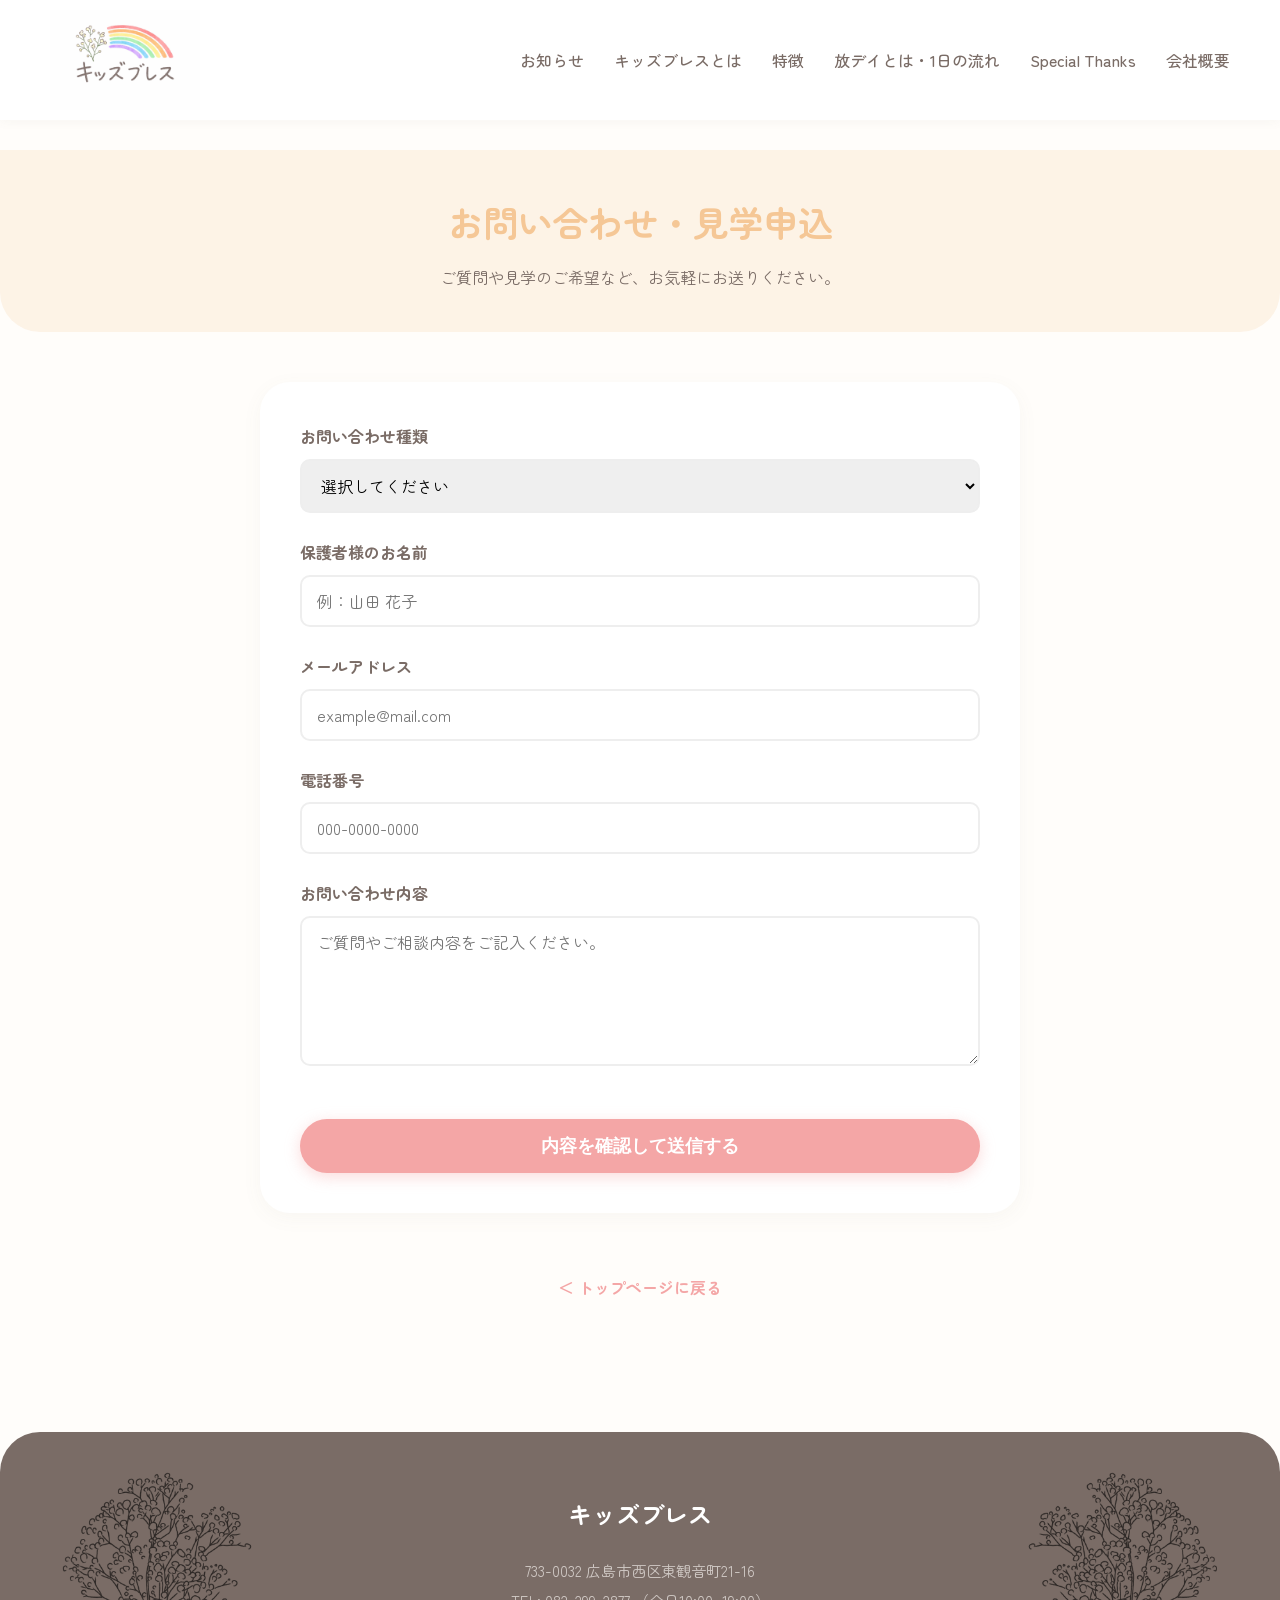
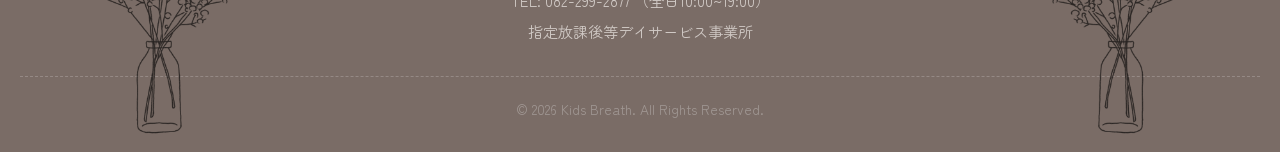
<file: contact.html>
<!DOCTYPE html>
<html lang="ja">

<head>
    <meta charset="UTF-8">
    <meta name="viewport" content="width=device-width, initial-scale=1.0">
    <title>お問い合わせ | キッズブレス</title>
    <link rel="preconnect" href="https://fonts.googleapis.com">
    <link rel="preconnect" href="https://fonts.gstatic.com" crossorigin>
    <link href="https://fonts.googleapis.com/css2?family=Zen+Maru+Gothic:wght@400;500;700&display=swap"
        rel="stylesheet">
    <link rel="stylesheet" href="../assets/css/style.css">
    <style>
        body {
            padding-top: 150px;
        }

        .page-header {
            text-align: center;
            padding: 40px 20px;
            background: rgba(245, 199, 150, 0.2);
            margin-bottom: 50px;
            border-radius: 0 0 40px 40px;
        }

        .page-title {
            font-size: 2.2rem;
            color: var(--rainbow-orange);
        }

        .content-wrap {
            max-width: 800px;
            margin: 0 auto;
            padding: 0 20px 80px;
        }

        .contact-form {
            background: #fff;
            padding: 40px;
            border-radius: 30px;
            box-shadow: 0 5px 20px rgba(122, 108, 102, 0.05);
        }

        .form-group {
            margin-bottom: 25px;
        }

        .form-label {
            display: block;
            margin-bottom: 8px;
            font-weight: 700;
            color: var(--text-main);
        }

        .form-input,
        .form-textarea,
        .form-select {
            width: 100%;
            padding: 12px 15px;
            border: 2px solid #eee;
            border-radius: 10px;
            font-family: inherit;
            font-size: 1rem;
            transition: border-color 0.3s ease;
        }

        .form-input:focus,
        .form-textarea:focus {
            outline: none;
            border-color: var(--primary);
        }

        .form-textarea {
            height: 150px;
            resize: vertical;
        }

        .submit-btn {
            width: 100%;
            padding: 15px;
            font-size: 1.1rem;
            margin-top: 20px;
        }
    </style>
</head>

<body>
    <header>
        <a href="../index.html" class="logo-container">
            <img src="../assets/images/logo.jpg" alt="キッズブレス" class="logo-image" style="height: 100px;">
        </a>
        <nav id="nav-menu">
            <ul>
                <li><a href="../index.html#news" class="nav-link">お知らせ</a></li>
                <li><a href="../index.html#about" class="nav-link">キッズブレスとは</a></li>
                <li><a href="../index.html#features" class="nav-link">特徴</a></li>
                <li><a href="houday.html" class="nav-link">放デイとは・1日の流れ</a></li>
                <li><a href="thanks.html" class="nav-link">Special Thanks</a></li>
                <li><a href="company.html" class="nav-link">会社概要</a></li>
            </ul>
        </nav>
        <button class="hamburger" id="hamburger-menu" style="display: none;">
            <span></span>
            <span></span>
            <span></span>
        </button>
    </header>

    <div class="page-header">
        <h1 class="page-title">お問い合わせ・見学申込</h1>
        <p style="margin-top: 10px;">ご質問や見学のご希望など、お気軽にお送りください。</p>
    </div>

    <div class="content-wrap">
        <div class="contact-form">
            <form action="https://formsubmit.co/kidsbreath04@gmail.com" method="POST">
                <!-- スパム防止の設定 -->
                <input type="text" name="_honey" style="display:none">
                <!-- 送信後のリダイレクト先（トップページへ） -->
                <input type="hidden" name="_next" value="https://noe-lp.pages.dev/index.html">
                <!-- キャプチャを無効化（ユーザーの利便性のため） -->
                <input type="hidden" name="_captcha" value="false">

                <div class="form-group">
                    <label class="form-label">お問い合わせ種類</label>
                    <select class="form-select" name="お問い合わせ種類" required>
                        <option value="">選択してください</option>
                        <option value="見学・体験の申し込み">見学・体験の申し込み</option>
                        <option value="資料請求">資料請求</option>
                        <option value="その他">その他（ご質問など）</option>
                    </select>
                </div>
                <div class="form-group">
                    <label class="form-label">保護者様のお名前</label>
                    <input type="text" class="form-input" name="お名前" placeholder="例：山田 花子" required>
                </div>
                <div class="form-group">
                    <label class="form-label">メールアドレス</label>
                    <input type="email" class="form-input" name="email" placeholder="example@mail.com" required>
                </div>
                <div class="form-group">
                    <label class="form-label">電話番号</label>
                    <input type="tel" class="form-input" name="電話番号" placeholder="000-0000-0000" required>
                </div>
                <div class="form-group">
                    <label class="form-label">お問い合わせ内容</label>
                    <textarea class="form-textarea" name="内容" placeholder="ご質問やご相談内容をご記入ください。" required></textarea>
                </div>
                <button type="submit" class="cta-btn submit-btn">内容を確認して送信する</button>
            </form>
        </div>

        <div style="text-align: center; margin-top: 60px;">
            <a href="../index.html" style="color: var(--primary); text-decoration: none; font-weight: 700;">＜
                トップページに戻る</a>
        </div>
    </div>

    <footer>
        <img src="../assets/images/gypsophila_bouquet.jpg" alt="カスミソウ"
            style="position: absolute; bottom: 0; left: 0; height: 100%; width: auto; opacity: 0.7; pointer-events: none; object-fit: contain; object-position: bottom left;"
            onerror="this.src='https://placehold.co/400x600/7a6c66/ffffff?text=%E2%9C%BF'">
        <img src="../assets/images/gypsophila_bouquet.jpg" alt="カスミソウ"
            style="position: absolute; bottom: 0; right: 0; height: 100%; width: auto; opacity: 0.7; pointer-events: none; object-fit: contain; object-position: bottom right; transform: scaleX(-1);"
            onerror="this.src='https://placehold.co/400x600/7a6c66/ffffff?text=%E2%9C%BF'">

        <div style="max-width: 800px; margin: 0 auto; position: relative; z-index: 1;">
            <div class="footer-logo">キッズブレス</div>
            <div class="footer-info">
                733-0032 広島市西区東観音町21-16<br>
                TEL: 082-299-2877 （全日10:00~19:00）<br>
                指定放課後等デイサービス事業所
            </div>
        </div>
        <div class="footer-bottom">
            &copy; 2026 Kids Breath. All Rights Reserved.
        </div>
    </footer>

    <script>
        const hamburger = document.getElementById('hamburger-menu');
        const navMenu = document.getElementById('nav-menu');
        const navLinks = document.querySelectorAll('.nav-link');

        function checkWidth() {
            if (window.innerWidth <= 768) {
                hamburger.style.display = 'flex';
            } else {
                hamburger.style.display = 'none';
                hamburger.classList.remove('active');
                if (navMenu) navMenu.classList.remove('active');
            }
        }
        window.addEventListener('resize', checkWidth);
        checkWidth();

        hamburger.addEventListener('click', () => {
            hamburger.classList.toggle('active');
            if (navMenu) navMenu.classList.toggle('active');
        });

        navLinks.forEach(link => {
            link.addEventListener('click', () => {
                hamburger.classList.remove('active');
                if (navMenu) navMenu.classList.remove('active');
            });
        });
    </script>
</body>

</html>
</file>
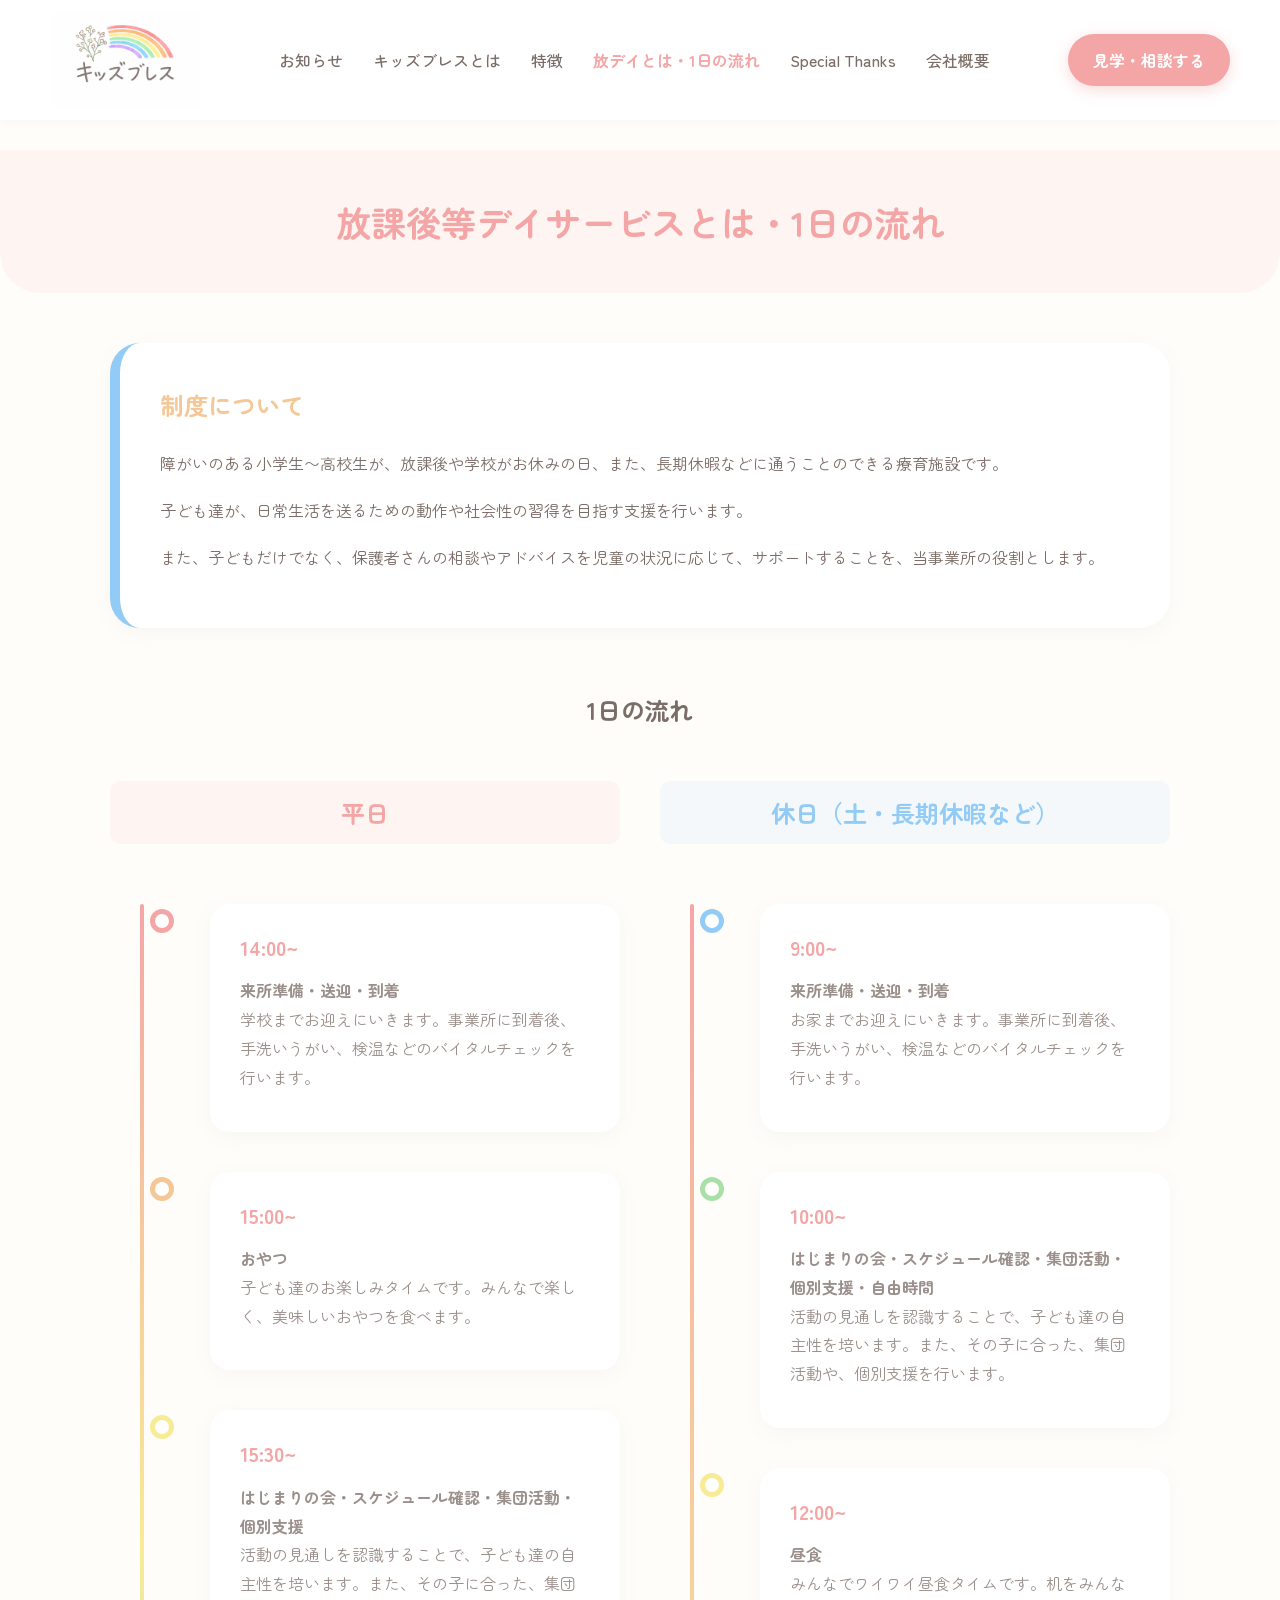
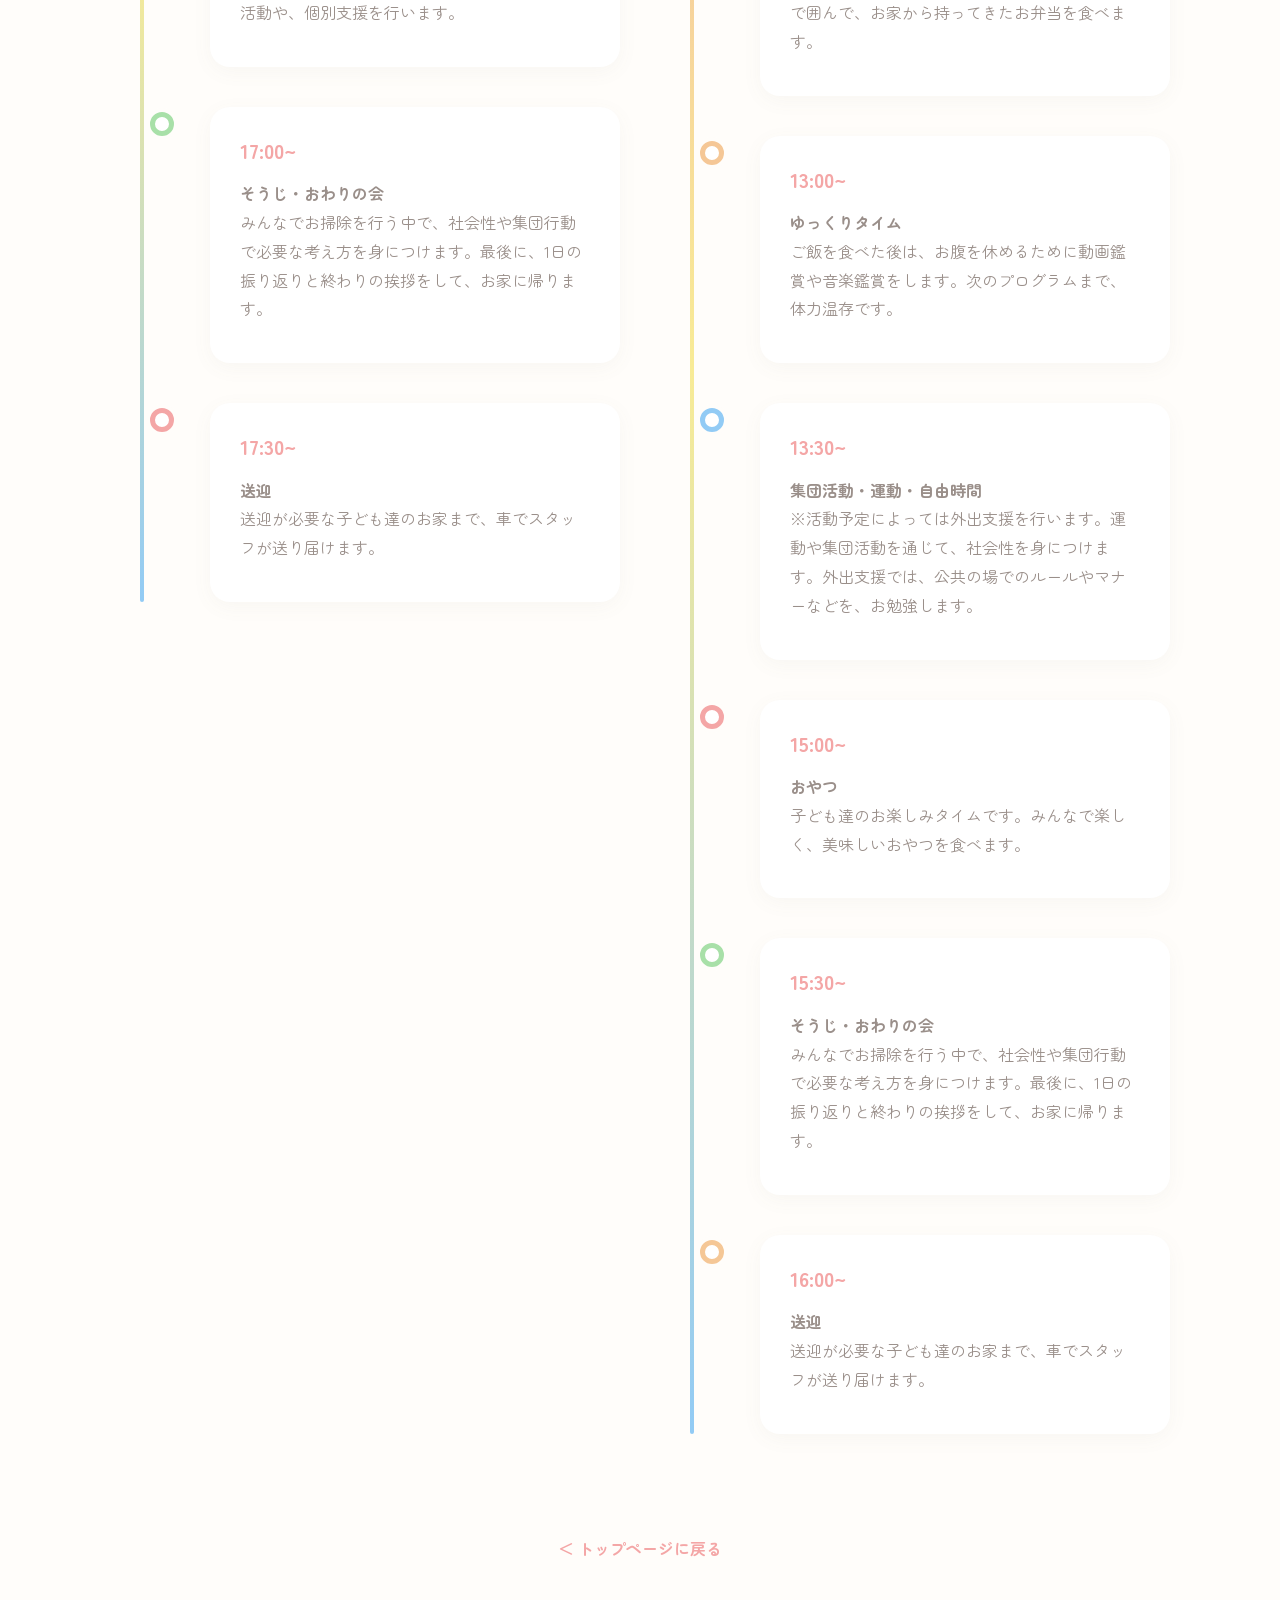
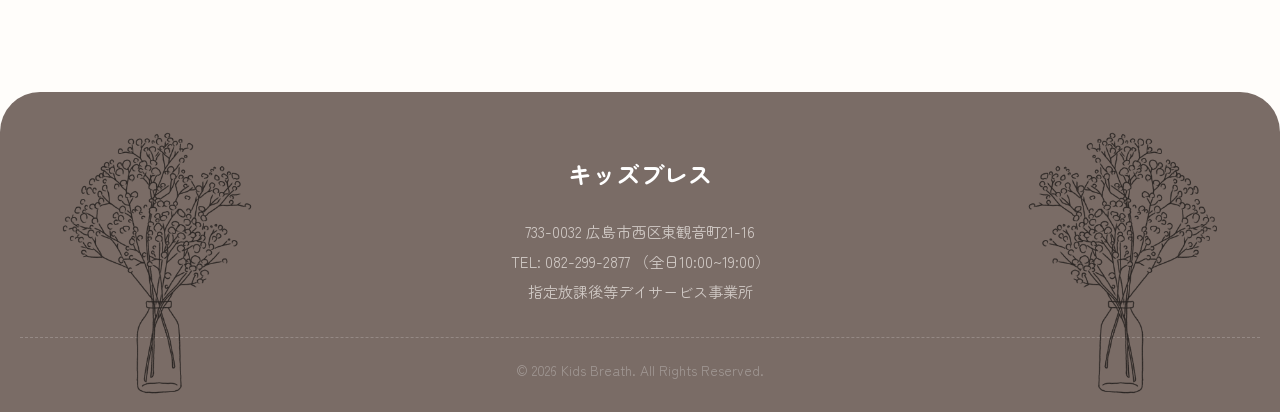
<file: houday.html>
<!DOCTYPE html>
<html lang="ja">

<head>
    <meta charset="UTF-8">
    <meta name="viewport" content="width=device-width, initial-scale=1.0">
    <title>放デイとは・1日の流れ | キッズブレス</title>
    <link rel="preconnect" href="https://fonts.googleapis.com">
    <link rel="preconnect" href="https://fonts.gstatic.com" crossorigin>
    <link href="https://fonts.googleapis.com/css2?family=Zen+Maru+Gothic:wght@400;500;700&display=swap"
        rel="stylesheet">
    <link rel="stylesheet" href="../assets/css/style.css">
    <style>
        body {
            padding-top: 150px;
        }

        .page-header {
            text-align: center;
            padding: 40px 20px;
            background: rgba(244, 166, 166, 0.1);
            margin-bottom: 50px;
            border-radius: 0 0 40px 40px;
        }

        .page-title {
            font-size: 2.2rem;
            color: var(--primary);
        }

        /* 1日の流れ用のスタイル */
        .timeline {
            position: relative;
            padding-left: 20px;
            margin-top: 60px;
        }

        .timeline::before {
            content: '';
            position: absolute;
            top: 0;
            left: 30px;
            width: 4px;
            height: 100%;
            background: linear-gradient(to bottom, var(--primary), var(--accent), var(--secondary));
            border-radius: 2px;
        }

        .timeline-item {
            position: relative;
            padding-left: 80px;
            margin-bottom: 40px;
        }

        .timeline-time-marker {
            position: absolute;
            left: 20px;
            top: 5px;
            width: 24px;
            height: 24px;
            background: #ffffff;
            border: 5px solid var(--primary);
            border-radius: 50%;
            box-shadow: 0 0 0 4px var(--background);
        }

        .timeline-item:nth-child(2) .timeline-time-marker {
            border-color: var(--rainbow-orange);
        }

        .timeline-item:nth-child(3) .timeline-time-marker {
            border-color: var(--accent);
        }

        .timeline-item:nth-child(4) .timeline-time-marker {
            border-color: var(--rainbow-green);
        }

        .timeline-content {
            background: #ffffff;
            padding: 25px 30px;
            border-radius: 20px;
            box-shadow: 0 5px 20px rgba(122, 108, 102, 0.05);
        }

        .timeline-content h3 {
            color: var(--primary);
            margin-bottom: 10px;
            font-size: 1.3rem;
        }

        .feature-desc {
            color: var(--text-light);
            font-size: 1rem;
            line-height: 1.8;
        }

        .content-wrap {
            max-width: 1100px;
            /* サイドバイサイドのために幅を広げる */
            margin: 0 auto;
            padding: 0 20px 80px;
        }

        .schedule-grid {
            display: grid;
            grid-template-columns: 1fr 1fr;
            gap: 40px;
            margin-top: 50px;
        }

        @media (max-width: 900px) {
            .schedule-grid {
                grid-template-columns: 1fr;
            }
        }

        .info-box {
            background: #fff;
            padding: 40px;
            border-radius: 30px;
            box-shadow: 0 5px 20px rgba(122, 108, 102, 0.05);
            margin-bottom: 40px;
            border-left: 10px solid var(--secondary);
        }

        h3 {
            color: var(--rainbow-orange);
            margin-bottom: 20px;
            font-size: 1.5rem;
        }

        p {
            line-height: 2;
            margin-bottom: 15px;
        }
    </style>
</head>

<body>
    <header>
        <a href="../index.html" class="logo-container">
            <img src="../assets/images/logo.jpg" alt="キッズブレス" class="logo-image" style="height: 100px;">
        </a>
        <nav id="nav-menu">
            <ul>
                <li><a href="../index.html#news" class="nav-link">お知らせ</a></li>
                <li><a href="../index.html#about" class="nav-link">キッズブレスとは</a></li>
                <li><a href="../index.html#features" class="nav-link">特徴</a></li>
                <li><a href="houday.html" class="nav-link"
                        style="color: var(--primary); font-weight: 700;">放デイとは・1日の流れ</a>
                </li>
                <li><a href="thanks.html" class="nav-link">Special Thanks</a></li>
                <li><a href="company.html" class="nav-link">会社概要</a></li>
            </ul>
        </nav>
        <a href="https://forms.gle/ztLe97ZX6tTnh1mP7" target="_blank" class="cta-btn cta-btn-header">見学・相談する</a>
        <button class="hamburger" id="hamburger-menu" style="display: none;">
            <span></span>
            <span></span>
            <span></span>
        </button>
    </header>

    <div class="page-header">
        <h1 class="page-title">放課後等デイサービスとは・1日の流れ</h1>
    </div>

    <div class="content-wrap">
        <div class="info-box">
            <h3>制度について</h3>
            <p>障がいのある小学生〜高校生が、放課後や学校がお休みの日、また、長期休暇などに通うことのできる療育施設です。</p>
            <p>子ども達が、日常生活を送るための動作や社会性の習得を目指す支援を行います。</p>
            <p>また、子どもだけでなく、保護者さんの相談やアドバイスを児童の状況に応じて、サポートすることを、当事業所の役割とします。</p>
        </div>

        <h2 style="text-align: center; margin: 60px 0 30px; color: var(--text-main);">1日の流れ</h2>

        <div class="schedule-grid">
            <!-- 平日パターン -->
            <div class="schedule-column">
                <h3
                    style="text-align: center; margin-bottom: 25px; color: var(--primary); background: rgba(244, 166, 166, 0.1); padding: 10px; border-radius: 10px;">
                    平日</h3>
                <div class="timeline">
                    <div class="timeline-item">
                        <div class="timeline-time-marker"></div>
                        <div class="timeline-content">
                            <h3>14:00~</h3>
                            <p class="feature-desc">
                                <strong>来所準備・送迎・到着</strong><br>学校までお迎えにいきます。事業所に到着後、手洗いうがい、検温などのバイタルチェックを行います。
                            </p>
                        </div>
                    </div>
                    <div class="timeline-item">
                        <div class="timeline-time-marker"></div>
                        <div class="timeline-content">
                            <h3>15:00~</h3>
                            <p class="feature-desc"><strong>おやつ</strong><br>子ども達のお楽しみタイムです。みんなで楽しく、美味しいおやつを食べます。</p>
                        </div>
                    </div>
                    <div class="timeline-item">
                        <div class="timeline-time-marker"></div>
                        <div class="timeline-content">
                            <h3>15:30~</h3>
                            <p class="feature-desc">
                                <strong>はじまりの会・スケジュール確認・集団活動・個別支援</strong><br>活動の見通しを認識することで、子ども達の自主性を培います。また、その子に合った、集団活動や、個別支援を行います。
                            </p>
                        </div>
                    </div>
                    <div class="timeline-item">
                        <div class="timeline-time-marker"></div>
                        <div class="timeline-content">
                            <h3>17:00~</h3>
                            <p class="feature-desc">
                                <strong>そうじ・おわりの会</strong><br>みんなでお掃除を行う中で、社会性や集団行動で必要な考え方を身につけます。最後に、1日の振り返りと終わりの挨拶をして、お家に帰ります。
                            </p>
                        </div>
                    </div>
                    <div class="timeline-item">
                        <div class="timeline-time-marker"></div>
                        <div class="timeline-content">
                            <h3>17:30~</h3>
                            <p class="feature-desc"><strong>送迎</strong><br>送迎が必要な子ども達のお家まで、車でスタッフが送り届けます。</p>
                        </div>
                    </div>
                </div>
            </div>

            <!-- 休日パターン -->
            <div class="schedule-column">
                <h3
                    style="text-align: center; margin-bottom: 25px; color: var(--secondary); background: rgba(146, 203, 245, 0.1); padding: 10px; border-radius: 10px;">
                    休日（土・長期休暇など）</h3>
                <div class="timeline">
                    <div class="timeline-item">
                        <div class="timeline-time-marker" style="border-color: var(--secondary);"></div>
                        <div class="timeline-content">
                            <h3>9:00~</h3>
                            <p class="feature-desc">
                                <strong>来所準備・送迎・到着</strong><br>お家までお迎えにいきます。事業所に到着後、手洗いうがい、検温などのバイタルチェックを行います。
                            </p>
                        </div>
                    </div>
                    <div class="timeline-item">
                        <div class="timeline-time-marker" style="border-color: var(--rainbow-green);"></div>
                        <div class="timeline-content">
                            <h3>10:00~</h3>
                            <p class="feature-desc">
                                <strong>はじまりの会・スケジュール確認・集団活動・個別支援・自由時間</strong><br>活動の見通しを認識することで、子ども達の自主性を培います。また、その子に合った、集団活動や、個別支援を行います。
                            </p>
                        </div>
                    </div>
                    <div class="timeline-item">
                        <div class="timeline-time-marker" style="border-color: var(--accent);"></div>
                        <div class="timeline-content">
                            <h3>12:00~</h3>
                            <p class="feature-desc"><strong>昼食</strong><br>みんなでワイワイ昼食タイムです。机をみんなで囲んで、お家から持ってきたお弁当を食べます。
                            </p>
                        </div>
                    </div>
                    <div class="timeline-item">
                        <div class="timeline-time-marker" style="border-color: var(--rainbow-orange);"></div>
                        <div class="timeline-content">
                            <h3>13:00~</h3>
                            <p class="feature-desc">
                                <strong>ゆっくりタイム</strong><br>ご飯を食べた後は、お腹を休めるために動画鑑賞や音楽鑑賞をします。次のプログラムまで、体力温存です。
                            </p>
                        </div>
                    </div>
                    <div class="timeline-item">
                        <div class="timeline-time-marker" style="border-color: var(--secondary);"></div>
                        <div class="timeline-content">
                            <h3>13:30~</h3>
                            <p class="feature-desc">
                                <strong>集団活動・運動・自由時間</strong><br>※活動予定によっては外出支援を行います。運動や集団活動を通じて、社会性を身につけます。外出支援では、公共の場でのルールやマナーなどを、お勉強します。
                            </p>
                        </div>
                    </div>
                    <div class="timeline-item">
                        <div class="timeline-time-marker" style="border-color: var(--primary);"></div>
                        <div class="timeline-content">
                            <h3>15:00~</h3>
                            <p class="feature-desc"><strong>おやつ</strong><br>子ども達のお楽しみタイムです。みんなで楽しく、美味しいおやつを食べます。</p>
                        </div>
                    </div>
                    <div class="timeline-item">
                        <div class="timeline-time-marker" style="border-color: var(--rainbow-green);"></div>
                        <div class="timeline-content">
                            <h3>15:30~</h3>
                            <p class="feature-desc">
                                <strong>そうじ・おわりの会</strong><br>みんなでお掃除を行う中で、社会性や集団行動で必要な考え方を身につけます。最後に、1日の振り返りと終わりの挨拶をして、お家に帰ります。
                            </p>
                        </div>
                    </div>
                    <div class="timeline-item">
                        <div class="timeline-time-marker" style="border-color: var(--rainbow-orange);"></div>
                        <div class="timeline-content">
                            <h3>16:00~</h3>
                            <p class="feature-desc"><strong>送迎</strong><br>送迎が必要な子ども達のお家まで、車でスタッフが送り届けます。</p>
                        </div>
                    </div>
                </div>
            </div>
        </div>

        <div style="text-align: center; margin-top: 60px;">
            <a href="../index.html" style="color: var(--primary); text-decoration: none; font-weight: 700;">＜
                トップページに戻る</a>
        </div>
    </div>

    <footer>
        <img src="../assets/images/gypsophila_bouquet.jpg" alt="カスミソウ"
            style="position: absolute; bottom: 0; left: 0; height: 100%; width: auto; opacity: 0.7; pointer-events: none; object-fit: contain; object-position: bottom left;"
            onerror="this.src='https://placehold.co/400x600/7a6c66/ffffff?text=%E2%9C%BF'">
        <img src="../assets/images/gypsophila_bouquet.jpg" alt="カスミソウ"
            style="position: absolute; bottom: 0; right: 0; height: 100%; width: auto; opacity: 0.7; pointer-events: none; object-fit: contain; object-position: bottom right; transform: scaleX(-1);"
            onerror="this.src='https://placehold.co/400x600/7a6c66/ffffff?text=%E2%9C%BF'">

        <div style="max-width: 800px; margin: 0 auto; position: relative; z-index: 1;">
            <div class="footer-logo">キッズブレス</div>
            <div class="footer-info">
                733-0032 広島市西区東観音町21-16<br>
                TEL: 082-299-2877 （全日10:00~19:00）<br>
                指定放課後等デイサービス事業所
            </div>
        </div>
        <div class="footer-bottom">
            &copy; 2026 Kids Breath. All Rights Reserved.
        </div>
    </footer>

    <script>
        const hamburger = document.getElementById('hamburger-menu');
        const navMenu = document.getElementById('nav-menu');
        const navLinks = document.querySelectorAll('.nav-link');

        function checkWidth() {
            if (window.innerWidth <= 768) {
                hamburger.style.display = 'flex';
            } else {
                hamburger.style.display = 'none';
                hamburger.classList.remove('active');
                if (navMenu) navMenu.classList.remove('active');
            }
        }
        window.addEventListener('resize', checkWidth);
        checkWidth();

        if (hamburger) {
            hamburger.addEventListener('click', () => {
                hamburger.classList.toggle('active');
                if (navMenu) navMenu.classList.toggle('active');
            });
        }

        navLinks.forEach(link => {
            link.addEventListener('click', () => {
                hamburger.classList.remove('active');
                if (navMenu) navMenu.classList.remove('active');
            });
        });
    </script>
</body>

</html>
</file>
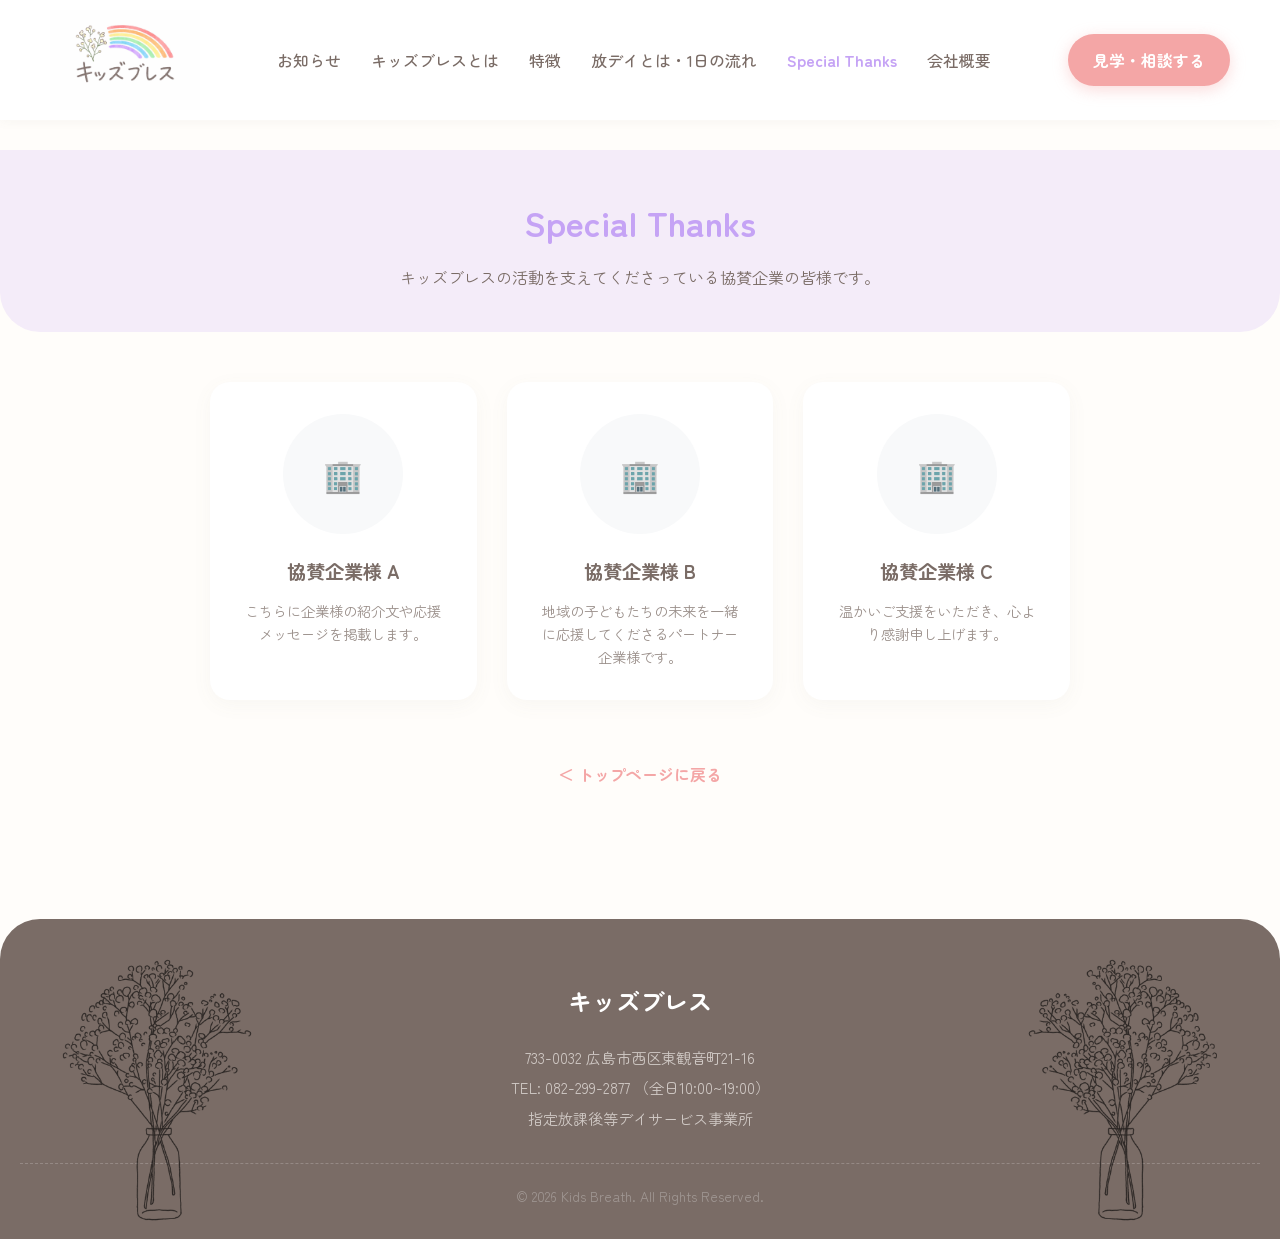
<file: thanks.html>
<!DOCTYPE html>
<html lang="ja">

<head>
    <meta charset="UTF-8">
    <meta name="viewport" content="width=device-width, initial-scale=1.0">
    <title>Special Thanks | キッズブレス</title>
    <link rel="preconnect" href="https://fonts.googleapis.com">
    <link rel="preconnect" href="https://fonts.gstatic.com" crossorigin>
    <link href="https://fonts.googleapis.com/css2?family=Zen+Maru+Gothic:wght@400;500;700&display=swap"
        rel="stylesheet">
    <link rel="stylesheet" href="../assets/css/style.css">
    <style>
        body {
            padding-top: 150px;
        }

        .page-header {
            text-align: center;
            padding: 40px 20px;
            background: rgba(197, 163, 245, 0.2);
            margin-bottom: 50px;
            border-radius: 0 0 40px 40px;
        }

        .page-title {
            font-size: 2.2rem;
            color: var(--rainbow-purple);
        }

        .content-wrap {
            max-width: 900px;
            margin: 0 auto;
            padding: 0 20px 80px;
        }

        .thanks-grid {
            display: grid;
            grid-template-columns: repeat(auto-fit, minmax(250px, 1fr));
            gap: 30px;
            margin-top: 40px;
        }

        .thanks-card {
            background: #fff;
            padding: 30px;
            border-radius: 20px;
            text-align: center;
            box-shadow: 0 5px 20px rgba(122, 108, 102, 0.05);
            border: 2px solid transparent;
            transition: all 0.3s ease;
        }

        .thanks-card:hover {
            transform: translateY(-5px);
            border-color: var(--rainbow-purple);
            box-shadow: 0 10px 30px rgba(122, 108, 102, 0.1);
        }

        .sponsor-logo {
            width: 120px;
            height: 120px;
            background: #f8f9fa;
            border-radius: 50%;
            margin: 0 auto 20px;
            display: flex;
            align-items: center;
            justify-content: center;
            font-size: 2rem;
            color: var(--text-light);
        }

        .sponsor-name {
            font-size: 1.2rem;
            font-weight: 700;
            color: var(--text-main);
            margin-bottom: 10px;
        }

        .sponsor-desc {
            font-size: 0.9rem;
            color: var(--text-light);
            line-height: 1.6;
        }
    </style>
</head>

<body>
    <header>
        <a href="../index.html" class="logo-container">
            <img src="../assets/images/logo.jpg" alt="キッズブレス" class="logo-image" style="height: 100px;">
        </a>
        <nav id="nav-menu">
            <ul>
                <li><a href="../index.html#news" class="nav-link">お知らせ</a></li>
                <li><a href="../index.html#about" class="nav-link">キッズブレスとは</a></li>
                <li><a href="../index.html#features" class="nav-link">特徴</a></li>
                <li><a href="houday.html" class="nav-link">放デイとは・1日の流れ</a></li>
                <li><a href="thanks.html" class="nav-link"
                        style="color: var(--rainbow-purple); font-weight: 700;">Special Thanks</a></li>
                <li><a href="company.html" class="nav-link">会社概要</a></li>
            </ul>
        </nav>
        <a href="https://forms.gle/ztLe97ZX6tTnh1mP7" target="_blank" class="cta-btn cta-btn-header">見学・相談する</a>
        <button class="hamburger" id="hamburger-menu" style="display: none;">
            <span></span>
            <span></span>
            <span></span>
        </button>
    </header>

    <div class="page-header">
        <h1 class="page-title">Special Thanks</h1>
        <p style="margin-top: 10px;">キッズブレスの活動を支えてくださっている協賛企業の皆様です。</p>
    </div>

    <div class="content-wrap">
        <div class="thanks-grid">
            <!-- 協賛企業カード（サンプル） -->
            <div class="thanks-card">
                <div class="sponsor-logo">🏢</div>
                <div class="sponsor-name">協賛企業様 A</div>
                <p class="sponsor-desc">こちらに企業様の紹介文や応援メッセージを掲載します。</p>
            </div>
            <div class="thanks-card">
                <div class="sponsor-logo">🏢</div>
                <div class="sponsor-name">協賛企業様 B</div>
                <p class="sponsor-desc">地域の子どもたちの未来を一緒に応援してくださるパートナー企業様です。</p>
            </div>
            <div class="thanks-card">
                <div class="sponsor-logo">🏢</div>
                <div class="sponsor-name">協賛企業様 C</div>
                <p class="sponsor-desc">温かいご支援をいただき、心より感謝申し上げます。</p>
            </div>
        </div>

        <div style="text-align: center; margin-top: 60px;">
            <a href="../index.html" style="color: var(--primary); text-decoration: none; font-weight: 700;">＜
                トップページに戻る</a>
        </div>
    </div>

    <footer>
        <img src="../assets/images/gypsophila_bouquet.jpg" alt="カスミソウ"
            style="position: absolute; bottom: 0; left: 0; height: 100%; width: auto; opacity: 0.7; pointer-events: none; object-fit: contain; object-position: bottom left;"
            onerror="this.src='https://placehold.co/400x600/7a6c66/ffffff?text=%E2%9C%BF'">
        <img src="../assets/images/gypsophila_bouquet.jpg" alt="カスミソウ"
            style="position: absolute; bottom: 0; right: 0; height: 100%; width: auto; opacity: 0.7; pointer-events: none; object-fit: contain; object-position: bottom right; transform: scaleX(-1);"
            onerror="this.src='https://placehold.co/400x600/7a6c66/ffffff?text=%E2%9C%BF'">

        <div style="max-width: 800px; margin: 0 auto; position: relative; z-index: 1;">
            <div class="footer-logo">キッズブレス</div>
            <div class="footer-info">
                733-0032 広島市西区東観音町21-16<br>
                TEL: 082-299-2877 （全日10:00~19:00）<br>
                指定放課後等デイサービス事業所
            </div>
        </div>
        <div class="footer-bottom">
            &copy; 2026 Kids Breath. All Rights Reserved.
        </div>
    </footer>

    <script>
        const hamburger = document.getElementById('hamburger-menu');
        const navMenu = document.getElementById('nav-menu');
        const navLinks = document.querySelectorAll('.nav-link');

        function checkWidth() {
            if (window.innerWidth <= 768) {
                hamburger.style.display = 'flex';
            } else {
                hamburger.style.display = 'none';
                hamburger.classList.remove('active');
                if (navMenu) navMenu.classList.remove('active');
            }
        }
        window.addEventListener('resize', checkWidth);
        checkWidth();

        hamburger.addEventListener('click', () => {
            hamburger.classList.toggle('active');
            if (navMenu) navMenu.classList.toggle('active');
        });

        navLinks.forEach(link => {
            link.addEventListener('click', () => {
                hamburger.classList.remove('active');
                if (navMenu) navMenu.classList.remove('active');
            });
        });
    </script>
</body>

</html>
</file>
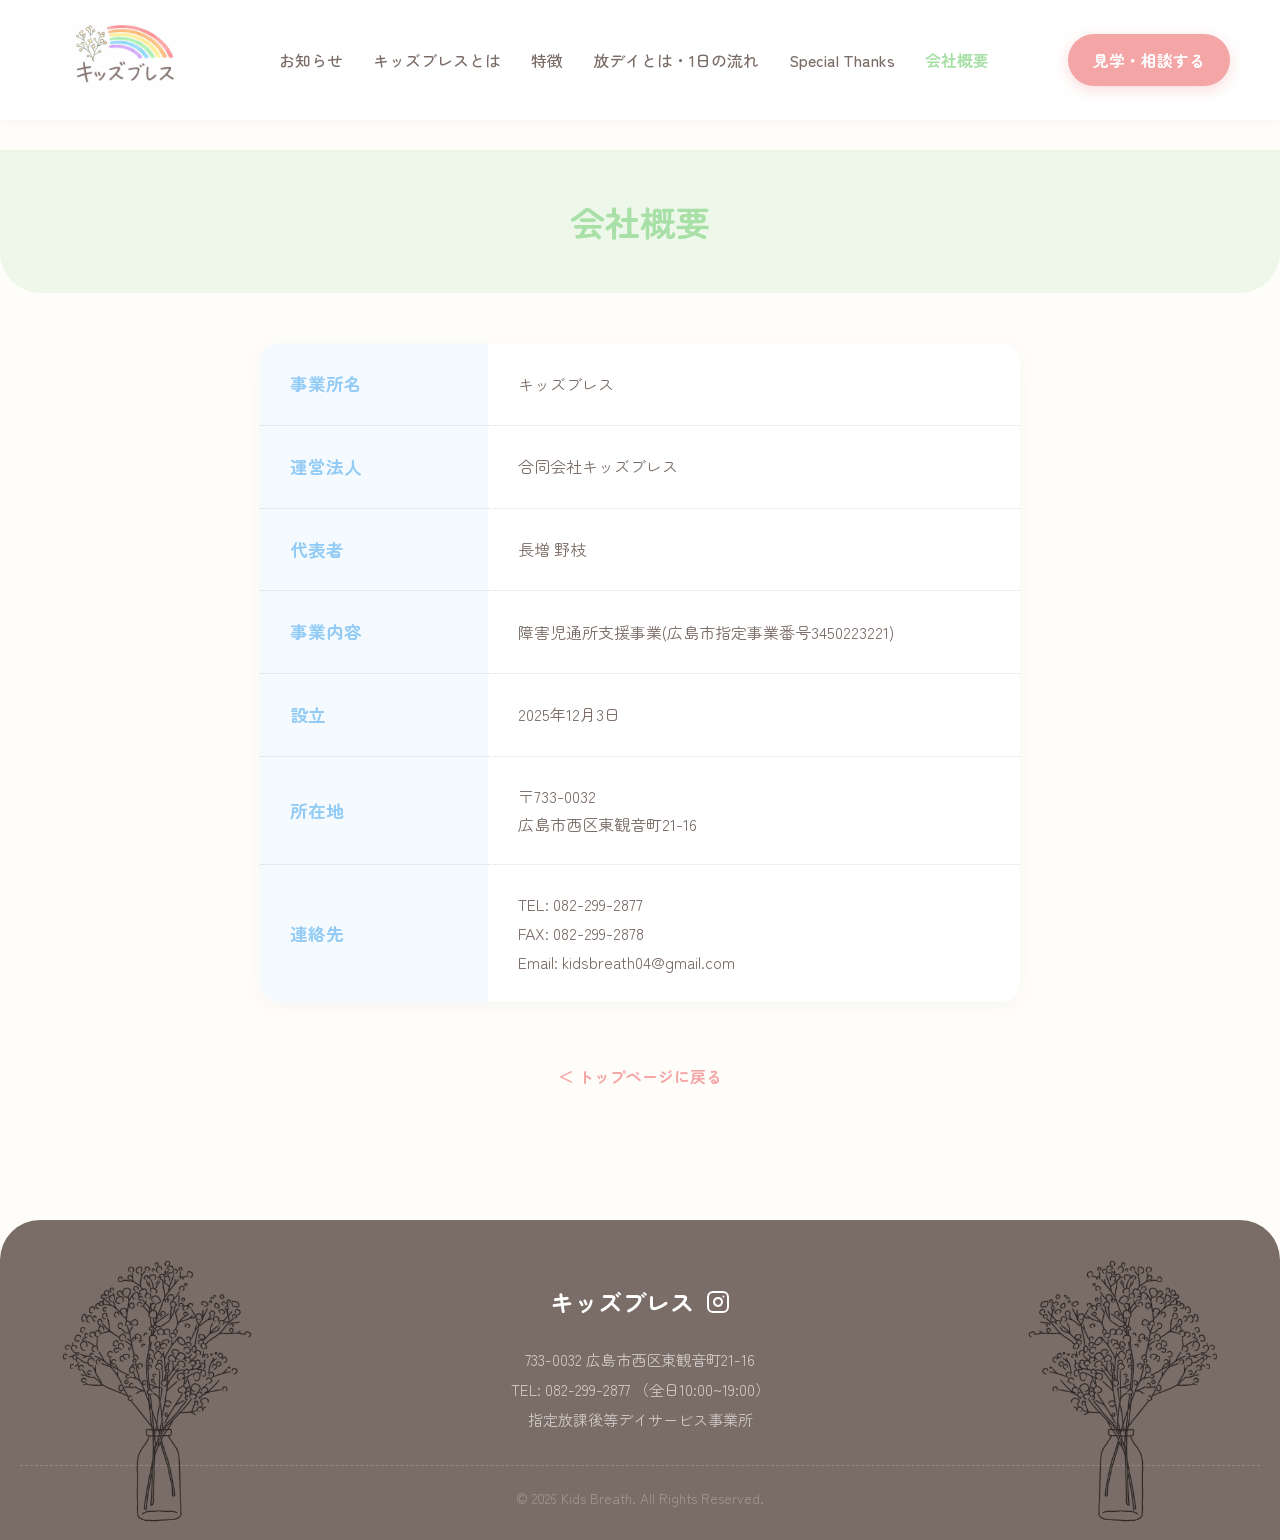
<file: pages/company.html>
<!DOCTYPE html>
<html lang="ja">

<head>
    <meta charset="UTF-8">
    <meta name="viewport" content="width=device-width, initial-scale=1.0">
    <title>会社概要 | キッズブレス</title>
    <link rel="preconnect" href="https://fonts.googleapis.com">
    <link rel="preconnect" href="https://fonts.gstatic.com" crossorigin>
    <link href="https://fonts.googleapis.com/css2?family=Zen+Maru+Gothic:wght@400;500;700&display=swap"
        rel="stylesheet">
    <link rel="stylesheet" href="../assets/css/style.css">
    <style>
        body {
            padding-top: 150px;
        }

        .page-header {
            text-align: center;
            padding: 40px 20px;
            background: rgba(168, 224, 168, 0.2);
            margin-bottom: 50px;
            border-radius: 0 0 40px 40px;
        }

        .page-title {
            font-size: 2.2rem;
            color: var(--rainbow-green);
        }

        .content-wrap {
            max-width: 800px;
            margin: 0 auto;
            padding: 0 20px 80px;
        }

        .company-table {
            width: 100%;
            border-collapse: collapse;
            background: #fff;
            border-radius: 20px;
            overflow: hidden;
            box-shadow: 0 5px 20px rgba(122, 108, 102, 0.05);
        }

        .company-table th,
        .company-table td {
            padding: 25px 30px;
            border-bottom: 1px dotted rgba(154, 143, 138, 0.3);
            text-align: left;
        }

        .company-table tr:last-child th,
        .company-table tr:last-child td {
            border-bottom: none;
        }

        .company-table th {
            background: rgba(146, 203, 245, 0.1);
            width: 30%;
            color: var(--secondary);
            font-weight: 700;
            font-size: 1.1rem;
        }

        .company-table td {
            width: 70%;
            line-height: 1.8;
        }

        @media (max-width: 768px) {

            .company-table th,
            .company-table td {
                display: block;
                width: 100%;
                padding: 15px 20px;
            }

            .company-table th {
                padding-bottom: 5px;
                border-bottom: none;
                background: transparent;
            }
        }
    </style>
</head>

<body>
    <header>
        <a href="../index.html" class="logo-container">
            <img src="../assets/images/logo.jpg" alt="キッズブレス" class="logo-image" style="height: 100px;">
        </a>
        <nav id="nav-menu">
            <ul>
                <li><a href="../index.html#news" class="nav-link">お知らせ</a></li>
                <li><a href="../index.html#about" class="nav-link">キッズブレスとは</a></li>
                <li><a href="../index.html#features" class="nav-link">特徴</a></li>
                <li><a href="houday.html" class="nav-link">放デイとは・1日の流れ</a></li>
                <li><a href="thanks.html" class="nav-link">Special Thanks</a></li>
                <li><a href="company.html" class="nav-link"
                        style="color: var(--rainbow-green); font-weight: 700;">会社概要</a></li>
            </ul>
        </nav>
        <a href="https://forms.gle/ztLe97ZX6tTnh1mP7" target="_blank" class="cta-btn cta-btn-header">見学・相談する</a>
        <button class="hamburger" id="hamburger-menu" style="display: none;">
            <span></span>
            <span></span>
            <span></span>
        </button>
    </header>

    <div class="page-header">
        <h1 class="page-title">会社概要</h1>
    </div>

    <div class="content-wrap">
        <table class="company-table">
            <tr>
                <th>事業所名</th>
                <td>キッズブレス</td>
            </tr>
            <tr>
                <th>運営法人</th>
                <td>合同会社キッズブレス</td>
            </tr>
            <tr>
                <th>代表者</th>
                <td>長増 野枝</td>
            </tr>
            <tr>
                <th>事業内容</th>
                <td>障害児通所支援事業(広島市指定事業番号3450223221)</td>
            </tr>
            <tr>
                <th>設立</th>
                <td>2025年12月3日</td>
            </tr>
            <tr>
                <th>所在地</th>
                <td>〒733-0032<br>広島市西区東観音町21-16</td>
            </tr>
            <tr>
                <th>連絡先</th>
                <td>TEL: 082-299-2877<br>FAX: 082-299-2878<br>Email: kidsbreath04@gmail.com</td>
            </tr>
        </table>

        <div style="text-align: center; margin-top: 60px;">
            <a href="../index.html" style="color: var(--primary); text-decoration: none; font-weight: 700;">＜
                トップページに戻る</a>
        </div>
    </div>

    <footer>
        <img src="../assets/images/gypsophila_bouquet.jpg" alt="カスミソウ"
            style="position: absolute; bottom: 0; left: 0; height: 100%; width: auto; opacity: 0.7; pointer-events: none; object-fit: contain; object-position: bottom left;"
            onerror="this.src='https://placehold.co/400x600/7a6c66/ffffff?text=%E2%9C%BF'">
        <img src="../assets/images/gypsophila_bouquet.jpg" alt="カスミソウ"
            style="position: absolute; bottom: 0; right: 0; height: 100%; width: auto; opacity: 0.7; pointer-events: none; object-fit: contain; object-position: bottom right; transform: scaleX(-1);"
            onerror="this.src='https://placehold.co/400x600/7a6c66/ffffff?text=%E2%9C%BF'">

        <div style="max-width: 800px; margin: 0 auto; position: relative; z-index: 1;">
            <div class="footer-logo" style="display: flex; align-items: center; justify-content: center; gap: 12px;">
                <span>キッズブレス</span>
                <a href="https://www.instagram.com/kids.breath/" target="_blank" rel="noopener noreferrer" class="instagram-link" aria-label="Instagram">
                    <svg xmlns="http://www.w3.org/2000/svg" width="24" height="24" viewBox="0 0 24 24" fill="none" stroke="currentColor" stroke-width="2" stroke-linecap="round" stroke-linejoin="round" class="instagram-icon"><rect x="2" y="2" width="20" height="20" rx="5" ry="5"></rect><path d="M16 11.37A4 4 0 1 1 12.63 8 4 4 0 0 1 16 11.37z"></path><line x1="17.5" y1="6.5" x2="17.51" y2="6.5"></line></svg>
                </a>
            </div>
            <div class="footer-info">
                733-0032 広島市西区東観音町21-16<br>
                TEL: 082-299-2877 （全日10:00~19:00）<br>
                指定放課後等デイサービス事業所
            </div>
        </div>
        <div class="footer-bottom">
            &copy; 2026 Kids Breath. All Rights Reserved.
        </div>
    </footer>

    <script>
        const hamburger = document.getElementById('hamburger-menu');
        const navMenu = document.getElementById('nav-menu');
        const navLinks = document.querySelectorAll('.nav-link');

        function checkWidth() {
            if (window.innerWidth <= 768) {
                hamburger.style.display = 'flex';
            } else {
                hamburger.style.display = 'none';
                hamburger.classList.remove('active');
                if (navMenu) navMenu.classList.remove('active');
            }
        }
        window.addEventListener('resize', checkWidth);
        checkWidth();

        hamburger.addEventListener('click', () => {
            hamburger.classList.toggle('active');
            if (navMenu) navMenu.classList.toggle('active');
        });

        navLinks.forEach(link => {
            link.addEventListener('click', () => {
                hamburger.classList.remove('active');
                if (navMenu) navMenu.classList.remove('active');
            });
        });
    </script>
</body>

</html>
</file>
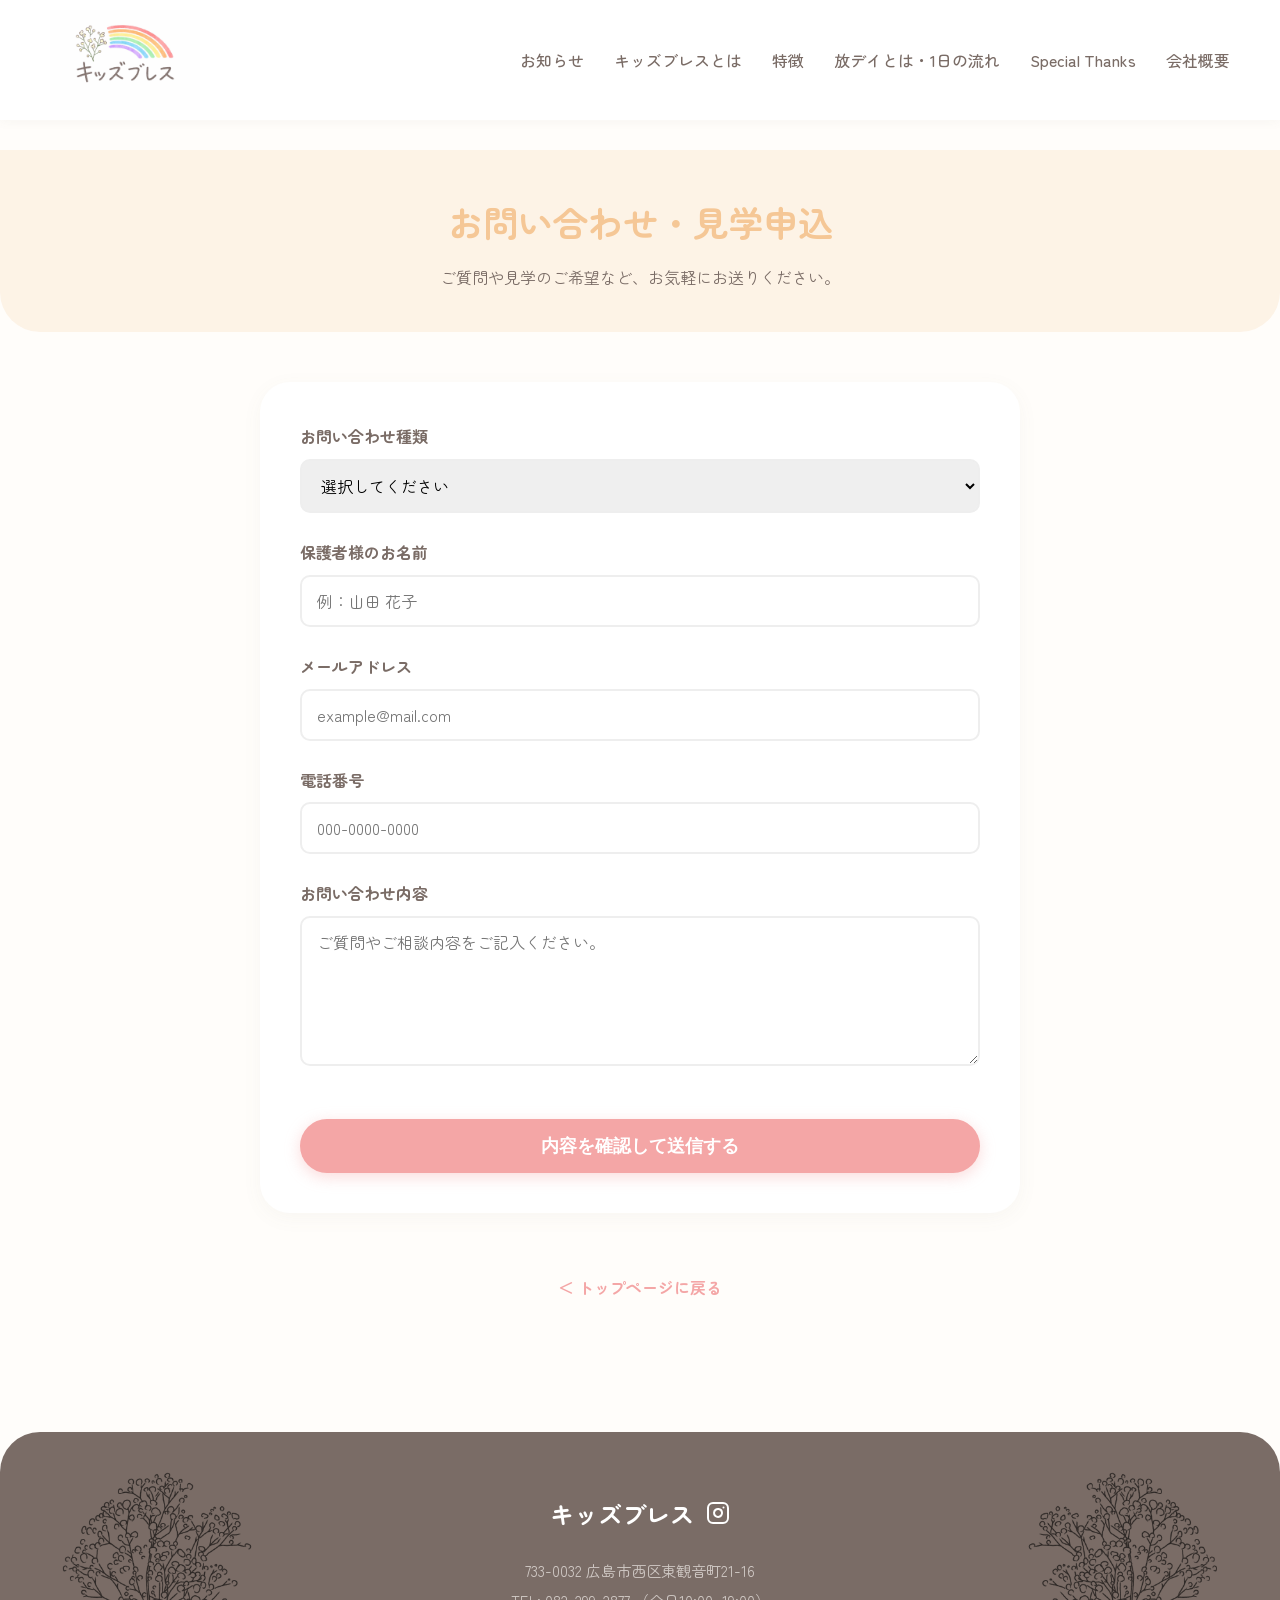
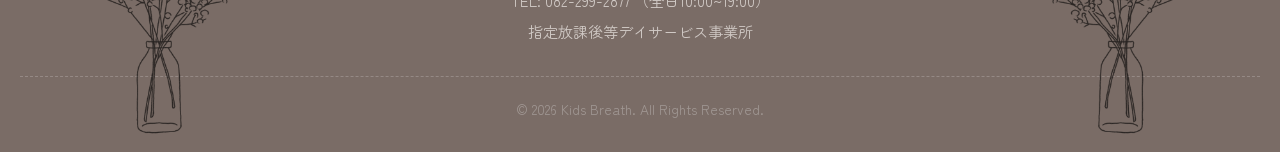
<file: pages/contact.html>
<!DOCTYPE html>
<html lang="ja">

<head>
    <meta charset="UTF-8">
    <meta name="viewport" content="width=device-width, initial-scale=1.0">
    <title>お問い合わせ | キッズブレス</title>
    <link rel="preconnect" href="https://fonts.googleapis.com">
    <link rel="preconnect" href="https://fonts.gstatic.com" crossorigin>
    <link href="https://fonts.googleapis.com/css2?family=Zen+Maru+Gothic:wght@400;500;700&display=swap"
        rel="stylesheet">
    <link rel="stylesheet" href="../assets/css/style.css">
    <style>
        body {
            padding-top: 150px;
        }

        .page-header {
            text-align: center;
            padding: 40px 20px;
            background: rgba(245, 199, 150, 0.2);
            margin-bottom: 50px;
            border-radius: 0 0 40px 40px;
        }

        .page-title {
            font-size: 2.2rem;
            color: var(--rainbow-orange);
        }

        .content-wrap {
            max-width: 800px;
            margin: 0 auto;
            padding: 0 20px 80px;
        }

        .contact-form {
            background: #fff;
            padding: 40px;
            border-radius: 30px;
            box-shadow: 0 5px 20px rgba(122, 108, 102, 0.05);
        }

        .form-group {
            margin-bottom: 25px;
        }

        .form-label {
            display: block;
            margin-bottom: 8px;
            font-weight: 700;
            color: var(--text-main);
        }

        .form-input,
        .form-textarea,
        .form-select {
            width: 100%;
            padding: 12px 15px;
            border: 2px solid #eee;
            border-radius: 10px;
            font-family: inherit;
            font-size: 1rem;
            transition: border-color 0.3s ease;
        }

        .form-input:focus,
        .form-textarea:focus {
            outline: none;
            border-color: var(--primary);
        }

        .form-textarea {
            height: 150px;
            resize: vertical;
        }

        .submit-btn {
            width: 100%;
            padding: 15px;
            font-size: 1.1rem;
            margin-top: 20px;
        }
    </style>
</head>

<body>
    <header>
        <a href="../index.html" class="logo-container">
            <img src="../assets/images/logo.jpg" alt="キッズブレス" class="logo-image" style="height: 100px;">
        </a>
        <nav id="nav-menu">
            <ul>
                <li><a href="../index.html#news" class="nav-link">お知らせ</a></li>
                <li><a href="../index.html#about" class="nav-link">キッズブレスとは</a></li>
                <li><a href="../index.html#features" class="nav-link">特徴</a></li>
                <li><a href="houday.html" class="nav-link">放デイとは・1日の流れ</a></li>
                <li><a href="thanks.html" class="nav-link">Special Thanks</a></li>
                <li><a href="company.html" class="nav-link">会社概要</a></li>
            </ul>
        </nav>
        <button class="hamburger" id="hamburger-menu" style="display: none;">
            <span></span>
            <span></span>
            <span></span>
        </button>
    </header>

    <div class="page-header">
        <h1 class="page-title">お問い合わせ・見学申込</h1>
        <p style="margin-top: 10px;">ご質問や見学のご希望など、お気軽にお送りください。</p>
    </div>

    <div class="content-wrap">
        <div class="contact-form">
            <form action="https://formsubmit.co/kidsbreath04@gmail.com" method="POST">
                <!-- スパム防止の設定 -->
                <input type="text" name="_honey" style="display:none">
                <!-- 送信後のリダイレクト先（トップページへ） -->
                <input type="hidden" name="_next" value="https://noe-lp.pages.dev/index.html">
                <!-- キャプチャを無効化（ユーザーの利便性のため） -->
                <input type="hidden" name="_captcha" value="false">

                <div class="form-group">
                    <label class="form-label">お問い合わせ種類</label>
                    <select class="form-select" name="お問い合わせ種類" required>
                        <option value="">選択してください</option>
                        <option value="見学・体験の申し込み">見学・体験の申し込み</option>
                        <option value="資料請求">資料請求</option>
                        <option value="その他">その他（ご質問など）</option>
                    </select>
                </div>
                <div class="form-group">
                    <label class="form-label">保護者様のお名前</label>
                    <input type="text" class="form-input" name="お名前" placeholder="例：山田 花子" required>
                </div>
                <div class="form-group">
                    <label class="form-label">メールアドレス</label>
                    <input type="email" class="form-input" name="email" placeholder="example@mail.com" required>
                </div>
                <div class="form-group">
                    <label class="form-label">電話番号</label>
                    <input type="tel" class="form-input" name="電話番号" placeholder="000-0000-0000" required>
                </div>
                <div class="form-group">
                    <label class="form-label">お問い合わせ内容</label>
                    <textarea class="form-textarea" name="内容" placeholder="ご質問やご相談内容をご記入ください。" required></textarea>
                </div>
                <button type="submit" class="cta-btn submit-btn">内容を確認して送信する</button>
            </form>
        </div>

        <div style="text-align: center; margin-top: 60px;">
            <a href="../index.html" style="color: var(--primary); text-decoration: none; font-weight: 700;">＜
                トップページに戻る</a>
        </div>
    </div>

    <footer>
        <img src="../assets/images/gypsophila_bouquet.jpg" alt="カスミソウ"
            style="position: absolute; bottom: 0; left: 0; height: 100%; width: auto; opacity: 0.7; pointer-events: none; object-fit: contain; object-position: bottom left;"
            onerror="this.src='https://placehold.co/400x600/7a6c66/ffffff?text=%E2%9C%BF'">
        <img src="../assets/images/gypsophila_bouquet.jpg" alt="カスミソウ"
            style="position: absolute; bottom: 0; right: 0; height: 100%; width: auto; opacity: 0.7; pointer-events: none; object-fit: contain; object-position: bottom right; transform: scaleX(-1);"
            onerror="this.src='https://placehold.co/400x600/7a6c66/ffffff?text=%E2%9C%BF'">

        <div style="max-width: 800px; margin: 0 auto; position: relative; z-index: 1;">
            <div class="footer-logo" style="display: flex; align-items: center; justify-content: center; gap: 12px;">
                <span>キッズブレス</span>
                <a href="https://www.instagram.com/kids.breath/" target="_blank" rel="noopener noreferrer" class="instagram-link" aria-label="Instagram">
                    <svg xmlns="http://www.w3.org/2000/svg" width="24" height="24" viewBox="0 0 24 24" fill="none" stroke="currentColor" stroke-width="2" stroke-linecap="round" stroke-linejoin="round" class="instagram-icon"><rect x="2" y="2" width="20" height="20" rx="5" ry="5"></rect><path d="M16 11.37A4 4 0 1 1 12.63 8 4 4 0 0 1 16 11.37z"></path><line x1="17.5" y1="6.5" x2="17.51" y2="6.5"></line></svg>
                </a>
            </div>
            <div class="footer-info">
                733-0032 広島市西区東観音町21-16<br>
                TEL: 082-299-2877 （全日10:00~19:00）<br>
                指定放課後等デイサービス事業所
            </div>
        </div>
        <div class="footer-bottom">
            &copy; 2026 Kids Breath. All Rights Reserved.
        </div>
    </footer>

    <script>
        const hamburger = document.getElementById('hamburger-menu');
        const navMenu = document.getElementById('nav-menu');
        const navLinks = document.querySelectorAll('.nav-link');

        function checkWidth() {
            if (window.innerWidth <= 768) {
                hamburger.style.display = 'flex';
            } else {
                hamburger.style.display = 'none';
                hamburger.classList.remove('active');
                if (navMenu) navMenu.classList.remove('active');
            }
        }
        window.addEventListener('resize', checkWidth);
        checkWidth();

        hamburger.addEventListener('click', () => {
            hamburger.classList.toggle('active');
            if (navMenu) navMenu.classList.toggle('active');
        });

        navLinks.forEach(link => {
            link.addEventListener('click', () => {
                hamburger.classList.remove('active');
                if (navMenu) navMenu.classList.remove('active');
            });
        });
    </script>
</body>

</html>
</file>
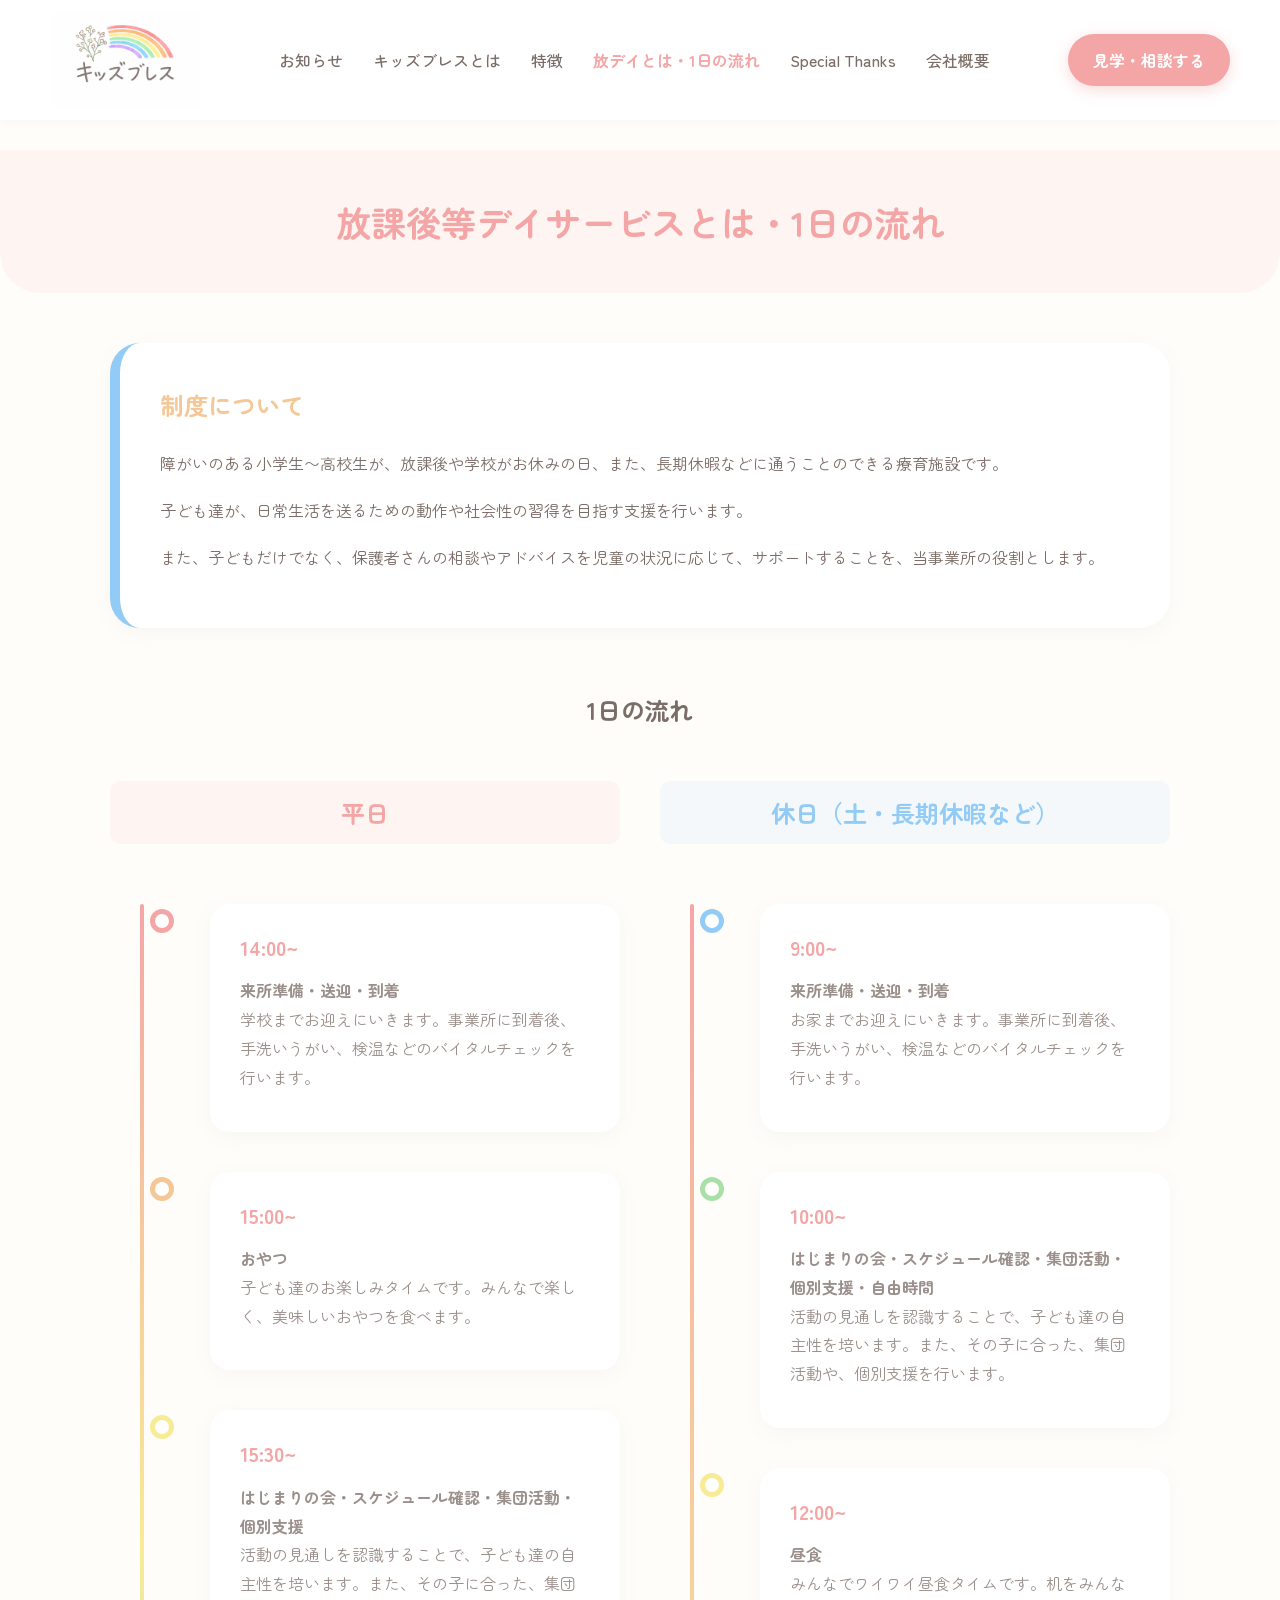
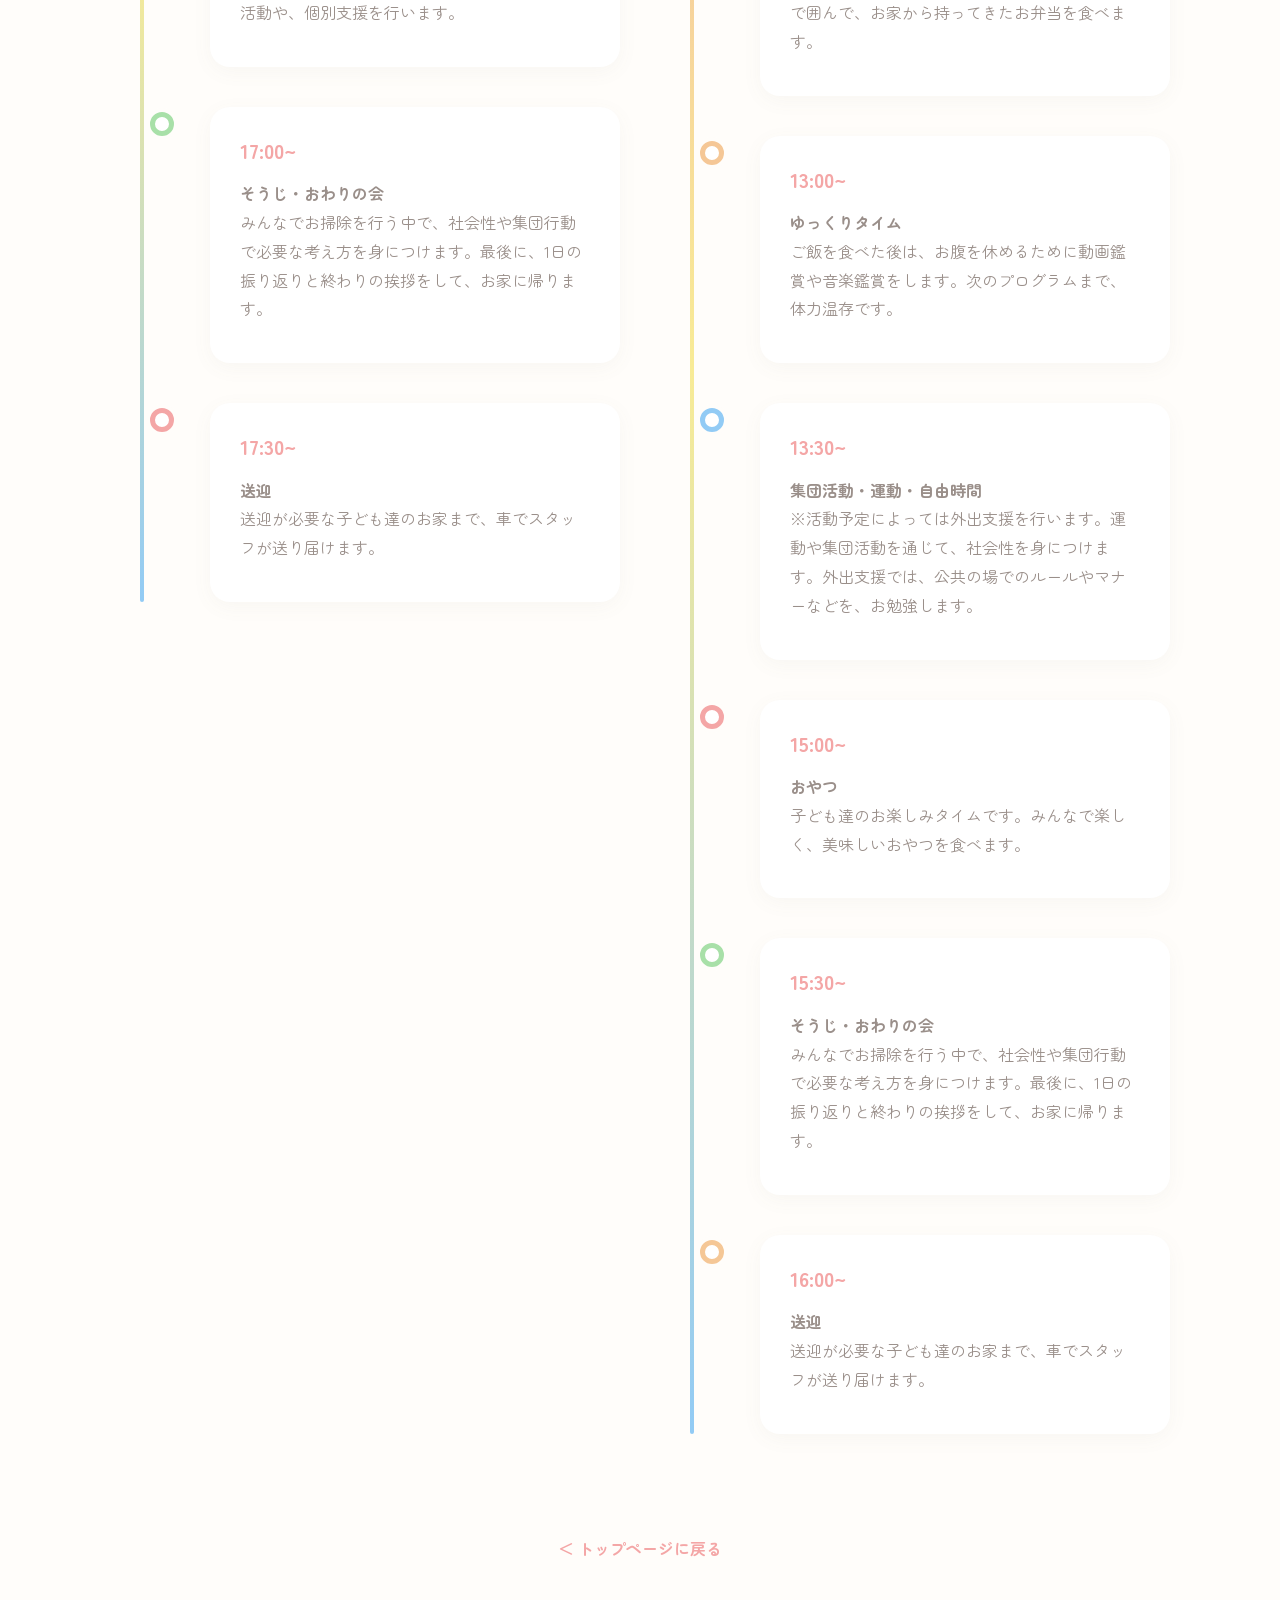
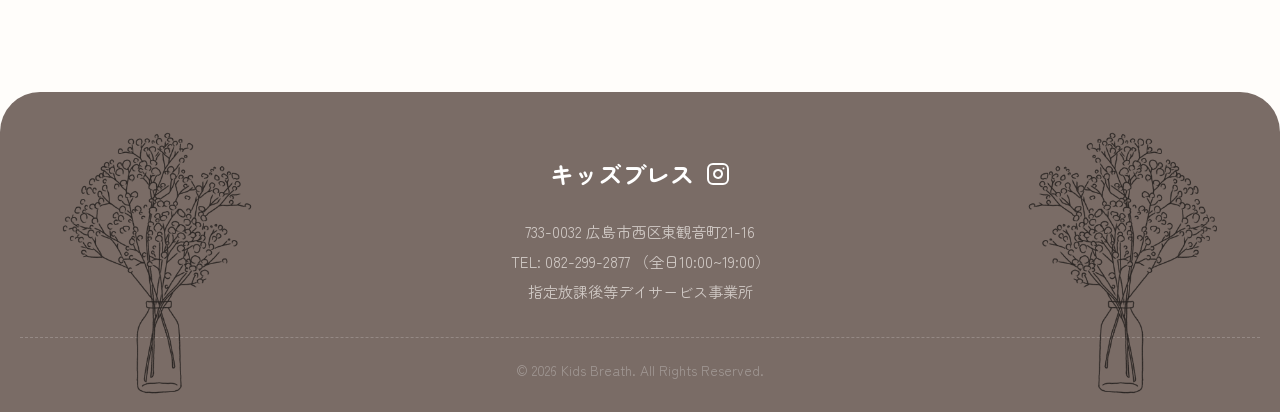
<file: pages/houday.html>
<!DOCTYPE html>
<html lang="ja">

<head>
    <meta charset="UTF-8">
    <meta name="viewport" content="width=device-width, initial-scale=1.0">
    <title>放デイとは・1日の流れ | キッズブレス</title>
    <link rel="preconnect" href="https://fonts.googleapis.com">
    <link rel="preconnect" href="https://fonts.gstatic.com" crossorigin>
    <link href="https://fonts.googleapis.com/css2?family=Zen+Maru+Gothic:wght@400;500;700&display=swap"
        rel="stylesheet">
    <link rel="stylesheet" href="../assets/css/style.css">
    <style>
        body {
            padding-top: 150px;
        }

        .page-header {
            text-align: center;
            padding: 40px 20px;
            background: rgba(244, 166, 166, 0.1);
            margin-bottom: 50px;
            border-radius: 0 0 40px 40px;
        }

        .page-title {
            font-size: 2.2rem;
            color: var(--primary);
        }

        /* 1日の流れ用のスタイル */
        .timeline {
            position: relative;
            padding-left: 20px;
            margin-top: 60px;
        }

        .timeline::before {
            content: '';
            position: absolute;
            top: 0;
            left: 30px;
            width: 4px;
            height: 100%;
            background: linear-gradient(to bottom, var(--primary), var(--accent), var(--secondary));
            border-radius: 2px;
        }

        .timeline-item {
            position: relative;
            padding-left: 80px;
            margin-bottom: 40px;
        }

        .timeline-time-marker {
            position: absolute;
            left: 20px;
            top: 5px;
            width: 24px;
            height: 24px;
            background: #ffffff;
            border: 5px solid var(--primary);
            border-radius: 50%;
            box-shadow: 0 0 0 4px var(--background);
        }

        .timeline-item:nth-child(2) .timeline-time-marker {
            border-color: var(--rainbow-orange);
        }

        .timeline-item:nth-child(3) .timeline-time-marker {
            border-color: var(--accent);
        }

        .timeline-item:nth-child(4) .timeline-time-marker {
            border-color: var(--rainbow-green);
        }

        .timeline-content {
            background: #ffffff;
            padding: 25px 30px;
            border-radius: 20px;
            box-shadow: 0 5px 20px rgba(122, 108, 102, 0.05);
        }

        .timeline-content h3 {
            color: var(--primary);
            margin-bottom: 10px;
            font-size: 1.3rem;
        }

        .feature-desc {
            color: var(--text-light);
            font-size: 1rem;
            line-height: 1.8;
        }

        .content-wrap {
            max-width: 1100px;
            /* サイドバイサイドのために幅を広げる */
            margin: 0 auto;
            padding: 0 20px 80px;
        }

        .schedule-grid {
            display: grid;
            grid-template-columns: 1fr 1fr;
            gap: 40px;
            margin-top: 50px;
        }

        @media (max-width: 900px) {
            .schedule-grid {
                grid-template-columns: 1fr;
            }
        }

        .info-box {
            background: #fff;
            padding: 40px;
            border-radius: 30px;
            box-shadow: 0 5px 20px rgba(122, 108, 102, 0.05);
            margin-bottom: 40px;
            border-left: 10px solid var(--secondary);
        }

        h3 {
            color: var(--rainbow-orange);
            margin-bottom: 20px;
            font-size: 1.5rem;
        }

        p {
            line-height: 2;
            margin-bottom: 15px;
        }
    </style>
</head>

<body>
    <header>
        <a href="../index.html" class="logo-container">
            <img src="../assets/images/logo.jpg" alt="キッズブレス" class="logo-image" style="height: 100px;">
        </a>
        <nav id="nav-menu">
            <ul>
                <li><a href="../index.html#news" class="nav-link">お知らせ</a></li>
                <li><a href="../index.html#about" class="nav-link">キッズブレスとは</a></li>
                <li><a href="../index.html#features" class="nav-link">特徴</a></li>
                <li><a href="houday.html" class="nav-link"
                        style="color: var(--primary); font-weight: 700;">放デイとは・1日の流れ</a>
                </li>
                <li><a href="thanks.html" class="nav-link">Special Thanks</a></li>
                <li><a href="company.html" class="nav-link">会社概要</a></li>
            </ul>
        </nav>
        <a href="https://forms.gle/ztLe97ZX6tTnh1mP7" target="_blank" class="cta-btn cta-btn-header">見学・相談する</a>
        <button class="hamburger" id="hamburger-menu" style="display: none;">
            <span></span>
            <span></span>
            <span></span>
        </button>
    </header>

    <div class="page-header">
        <h1 class="page-title">放課後等デイサービスとは・1日の流れ</h1>
    </div>

    <div class="content-wrap">
        <div class="info-box">
            <h3>制度について</h3>
            <p>障がいのある小学生〜高校生が、放課後や学校がお休みの日、また、長期休暇などに通うことのできる療育施設です。</p>
            <p>子ども達が、日常生活を送るための動作や社会性の習得を目指す支援を行います。</p>
            <p>また、子どもだけでなく、保護者さんの相談やアドバイスを児童の状況に応じて、サポートすることを、当事業所の役割とします。</p>
        </div>

        <h2 style="text-align: center; margin: 60px 0 30px; color: var(--text-main);">1日の流れ</h2>

        <div class="schedule-grid">
            <!-- 平日パターン -->
            <div class="schedule-column">
                <h3
                    style="text-align: center; margin-bottom: 25px; color: var(--primary); background: rgba(244, 166, 166, 0.1); padding: 10px; border-radius: 10px;">
                    平日</h3>
                <div class="timeline">
                    <div class="timeline-item">
                        <div class="timeline-time-marker"></div>
                        <div class="timeline-content">
                            <h3>14:00~</h3>
                            <p class="feature-desc">
                                <strong>来所準備・送迎・到着</strong><br>学校までお迎えにいきます。事業所に到着後、手洗いうがい、検温などのバイタルチェックを行います。
                            </p>
                        </div>
                    </div>
                    <div class="timeline-item">
                        <div class="timeline-time-marker"></div>
                        <div class="timeline-content">
                            <h3>15:00~</h3>
                            <p class="feature-desc"><strong>おやつ</strong><br>子ども達のお楽しみタイムです。みんなで楽しく、美味しいおやつを食べます。</p>
                        </div>
                    </div>
                    <div class="timeline-item">
                        <div class="timeline-time-marker"></div>
                        <div class="timeline-content">
                            <h3>15:30~</h3>
                            <p class="feature-desc">
                                <strong>はじまりの会・スケジュール確認・集団活動・個別支援</strong><br>活動の見通しを認識することで、子ども達の自主性を培います。また、その子に合った、集団活動や、個別支援を行います。
                            </p>
                        </div>
                    </div>
                    <div class="timeline-item">
                        <div class="timeline-time-marker"></div>
                        <div class="timeline-content">
                            <h3>17:00~</h3>
                            <p class="feature-desc">
                                <strong>そうじ・おわりの会</strong><br>みんなでお掃除を行う中で、社会性や集団行動で必要な考え方を身につけます。最後に、1日の振り返りと終わりの挨拶をして、お家に帰ります。
                            </p>
                        </div>
                    </div>
                    <div class="timeline-item">
                        <div class="timeline-time-marker"></div>
                        <div class="timeline-content">
                            <h3>17:30~</h3>
                            <p class="feature-desc"><strong>送迎</strong><br>送迎が必要な子ども達のお家まで、車でスタッフが送り届けます。</p>
                        </div>
                    </div>
                </div>
            </div>

            <!-- 休日パターン -->
            <div class="schedule-column">
                <h3
                    style="text-align: center; margin-bottom: 25px; color: var(--secondary); background: rgba(146, 203, 245, 0.1); padding: 10px; border-radius: 10px;">
                    休日（土・長期休暇など）</h3>
                <div class="timeline">
                    <div class="timeline-item">
                        <div class="timeline-time-marker" style="border-color: var(--secondary);"></div>
                        <div class="timeline-content">
                            <h3>9:00~</h3>
                            <p class="feature-desc">
                                <strong>来所準備・送迎・到着</strong><br>お家までお迎えにいきます。事業所に到着後、手洗いうがい、検温などのバイタルチェックを行います。
                            </p>
                        </div>
                    </div>
                    <div class="timeline-item">
                        <div class="timeline-time-marker" style="border-color: var(--rainbow-green);"></div>
                        <div class="timeline-content">
                            <h3>10:00~</h3>
                            <p class="feature-desc">
                                <strong>はじまりの会・スケジュール確認・集団活動・個別支援・自由時間</strong><br>活動の見通しを認識することで、子ども達の自主性を培います。また、その子に合った、集団活動や、個別支援を行います。
                            </p>
                        </div>
                    </div>
                    <div class="timeline-item">
                        <div class="timeline-time-marker" style="border-color: var(--accent);"></div>
                        <div class="timeline-content">
                            <h3>12:00~</h3>
                            <p class="feature-desc"><strong>昼食</strong><br>みんなでワイワイ昼食タイムです。机をみんなで囲んで、お家から持ってきたお弁当を食べます。
                            </p>
                        </div>
                    </div>
                    <div class="timeline-item">
                        <div class="timeline-time-marker" style="border-color: var(--rainbow-orange);"></div>
                        <div class="timeline-content">
                            <h3>13:00~</h3>
                            <p class="feature-desc">
                                <strong>ゆっくりタイム</strong><br>ご飯を食べた後は、お腹を休めるために動画鑑賞や音楽鑑賞をします。次のプログラムまで、体力温存です。
                            </p>
                        </div>
                    </div>
                    <div class="timeline-item">
                        <div class="timeline-time-marker" style="border-color: var(--secondary);"></div>
                        <div class="timeline-content">
                            <h3>13:30~</h3>
                            <p class="feature-desc">
                                <strong>集団活動・運動・自由時間</strong><br>※活動予定によっては外出支援を行います。運動や集団活動を通じて、社会性を身につけます。外出支援では、公共の場でのルールやマナーなどを、お勉強します。
                            </p>
                        </div>
                    </div>
                    <div class="timeline-item">
                        <div class="timeline-time-marker" style="border-color: var(--primary);"></div>
                        <div class="timeline-content">
                            <h3>15:00~</h3>
                            <p class="feature-desc"><strong>おやつ</strong><br>子ども達のお楽しみタイムです。みんなで楽しく、美味しいおやつを食べます。</p>
                        </div>
                    </div>
                    <div class="timeline-item">
                        <div class="timeline-time-marker" style="border-color: var(--rainbow-green);"></div>
                        <div class="timeline-content">
                            <h3>15:30~</h3>
                            <p class="feature-desc">
                                <strong>そうじ・おわりの会</strong><br>みんなでお掃除を行う中で、社会性や集団行動で必要な考え方を身につけます。最後に、1日の振り返りと終わりの挨拶をして、お家に帰ります。
                            </p>
                        </div>
                    </div>
                    <div class="timeline-item">
                        <div class="timeline-time-marker" style="border-color: var(--rainbow-orange);"></div>
                        <div class="timeline-content">
                            <h3>16:00~</h3>
                            <p class="feature-desc"><strong>送迎</strong><br>送迎が必要な子ども達のお家まで、車でスタッフが送り届けます。</p>
                        </div>
                    </div>
                </div>
            </div>
        </div>

        <div style="text-align: center; margin-top: 60px;">
            <a href="../index.html" style="color: var(--primary); text-decoration: none; font-weight: 700;">＜
                トップページに戻る</a>
        </div>
    </div>

    <footer>
        <img src="../assets/images/gypsophila_bouquet.jpg" alt="カスミソウ"
            style="position: absolute; bottom: 0; left: 0; height: 100%; width: auto; opacity: 0.7; pointer-events: none; object-fit: contain; object-position: bottom left;"
            onerror="this.src='https://placehold.co/400x600/7a6c66/ffffff?text=%E2%9C%BF'">
        <img src="../assets/images/gypsophila_bouquet.jpg" alt="カスミソウ"
            style="position: absolute; bottom: 0; right: 0; height: 100%; width: auto; opacity: 0.7; pointer-events: none; object-fit: contain; object-position: bottom right; transform: scaleX(-1);"
            onerror="this.src='https://placehold.co/400x600/7a6c66/ffffff?text=%E2%9C%BF'">

        <div style="max-width: 800px; margin: 0 auto; position: relative; z-index: 1;">
            <div class="footer-logo" style="display: flex; align-items: center; justify-content: center; gap: 12px;">
                <span>キッズブレス</span>
                <a href="https://www.instagram.com/kids.breath/" target="_blank" rel="noopener noreferrer" class="instagram-link" aria-label="Instagram">
                    <svg xmlns="http://www.w3.org/2000/svg" width="24" height="24" viewBox="0 0 24 24" fill="none" stroke="currentColor" stroke-width="2" stroke-linecap="round" stroke-linejoin="round" class="instagram-icon"><rect x="2" y="2" width="20" height="20" rx="5" ry="5"></rect><path d="M16 11.37A4 4 0 1 1 12.63 8 4 4 0 0 1 16 11.37z"></path><line x1="17.5" y1="6.5" x2="17.51" y2="6.5"></line></svg>
                </a>
            </div>
            <div class="footer-info">
                733-0032 広島市西区東観音町21-16<br>
                TEL: 082-299-2877 （全日10:00~19:00）<br>
                指定放課後等デイサービス事業所
            </div>
        </div>
        <div class="footer-bottom">
            &copy; 2026 Kids Breath. All Rights Reserved.
        </div>
    </footer>

    <script>
        const hamburger = document.getElementById('hamburger-menu');
        const navMenu = document.getElementById('nav-menu');
        const navLinks = document.querySelectorAll('.nav-link');

        function checkWidth() {
            if (window.innerWidth <= 768) {
                hamburger.style.display = 'flex';
            } else {
                hamburger.style.display = 'none';
                hamburger.classList.remove('active');
                if (navMenu) navMenu.classList.remove('active');
            }
        }
        window.addEventListener('resize', checkWidth);
        checkWidth();

        if (hamburger) {
            hamburger.addEventListener('click', () => {
                hamburger.classList.toggle('active');
                if (navMenu) navMenu.classList.toggle('active');
            });
        }

        navLinks.forEach(link => {
            link.addEventListener('click', () => {
                hamburger.classList.remove('active');
                if (navMenu) navMenu.classList.remove('active');
            });
        });
    </script>
</body>

</html>
</file>
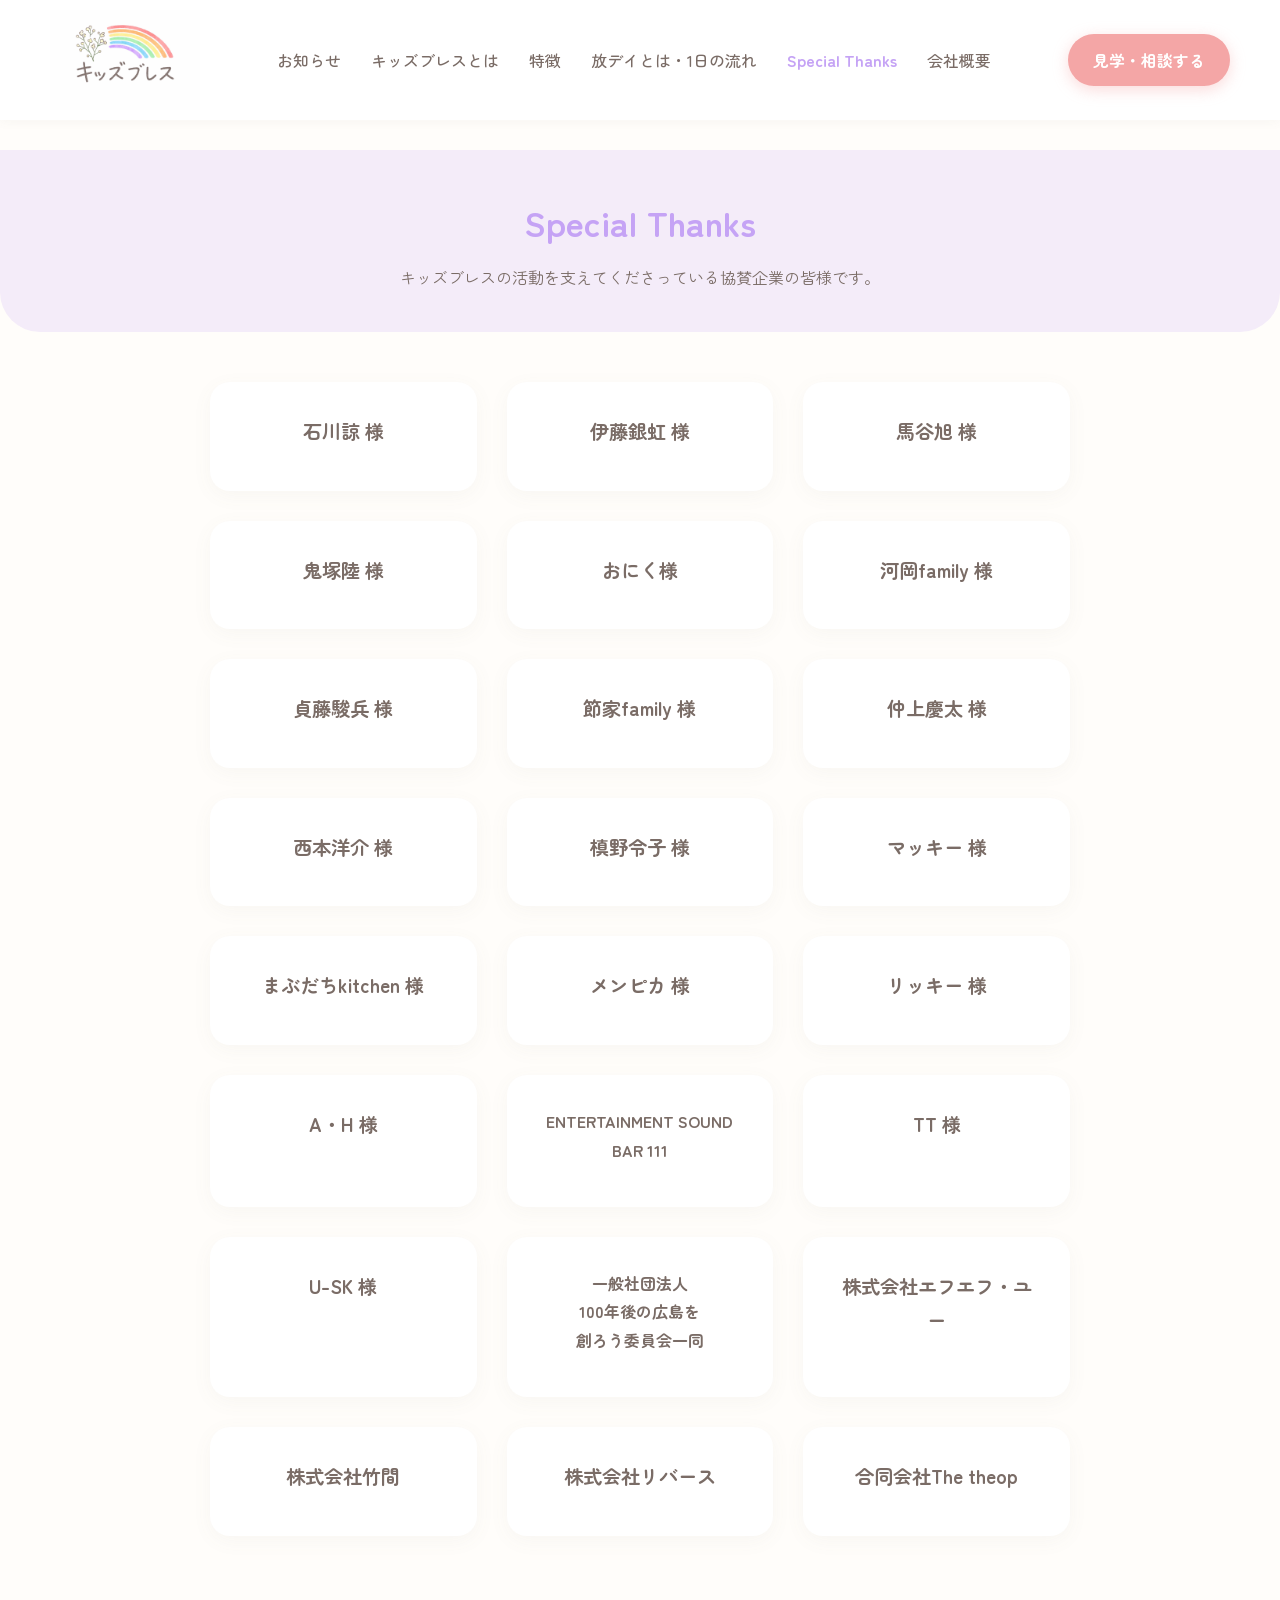
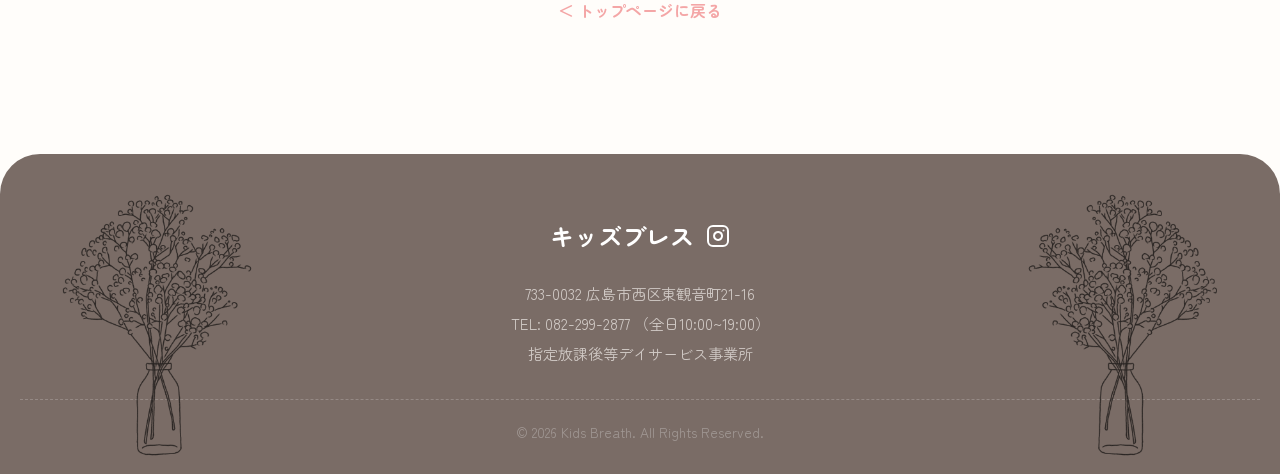
<file: pages/thanks.html>
<!DOCTYPE html>
<html lang="ja">

<head>
    <meta charset="UTF-8">
    <meta name="viewport" content="width=device-width, initial-scale=1.0">
    <title>Special Thanks | キッズブレス</title>
    <link rel="preconnect" href="https://fonts.googleapis.com">
    <link rel="preconnect" href="https://fonts.gstatic.com" crossorigin>
    <link href="https://fonts.googleapis.com/css2?family=Zen+Maru+Gothic:wght@400;500;700&display=swap"
        rel="stylesheet">
    <link rel="stylesheet" href="../assets/css/style.css">
    <style>
        body {
            padding-top: 150px;
        }

        .page-header {
            text-align: center;
            padding: 40px 20px;
            background: rgba(197, 163, 245, 0.2);
            margin-bottom: 50px;
            border-radius: 0 0 40px 40px;
        }

        .page-title {
            font-size: 2.2rem;
            color: var(--rainbow-purple);
        }

        .content-wrap {
            max-width: 900px;
            margin: 0 auto;
            padding: 0 20px 80px;
        }

        .thanks-grid {
            display: grid;
            grid-template-columns: repeat(auto-fit, minmax(250px, 1fr));
            gap: 30px;
            margin-top: 40px;
        }

        .thanks-card {
            background: #fff;
            padding: 30px;
            border-radius: 20px;
            text-align: center;
            box-shadow: 0 5px 20px rgba(122, 108, 102, 0.05);
            border: 2px solid transparent;
            transition: all 0.3s ease;
        }

        .thanks-card:hover {
            transform: translateY(-5px);
            border-color: var(--rainbow-purple);
            box-shadow: 0 10px 30px rgba(122, 108, 102, 0.1);
        }

        .sponsor-logo {
            width: 120px;
            height: 120px;
            background: #f8f9fa;
            border-radius: 50%;
            margin: 0 auto 20px;
            display: flex;
            align-items: center;
            justify-content: center;
            font-size: 2rem;
            color: var(--text-light);
        }

        .sponsor-name {
            font-size: 1.2rem;
            font-weight: 700;
            color: var(--text-main);
            margin-bottom: 10px;
        }

        .sponsor-desc {
            font-size: 0.9rem;
            color: var(--text-light);
            line-height: 1.6;
        }
    </style>
</head>

<body>
    <header>
        <a href="../index.html" class="logo-container">
            <img src="../assets/images/logo.jpg" alt="キッズブレス" class="logo-image" style="height: 100px;">
        </a>
        <nav id="nav-menu">
            <ul>
                <li><a href="../index.html#news" class="nav-link">お知らせ</a></li>
                <li><a href="../index.html#about" class="nav-link">キッズブレスとは</a></li>
                <li><a href="../index.html#features" class="nav-link">特徴</a></li>
                <li><a href="houday.html" class="nav-link">放デイとは・1日の流れ</a></li>
                <li><a href="thanks.html" class="nav-link"
                        style="color: var(--rainbow-purple); font-weight: 700;">Special Thanks</a></li>
                <li><a href="company.html" class="nav-link">会社概要</a></li>
            </ul>
        </nav>
        <a href="https://forms.gle/ztLe97ZX6tTnh1mP7" target="_blank" class="cta-btn cta-btn-header">見学・相談する</a>
        <button class="hamburger" id="hamburger-menu" style="display: none;">
            <span></span>
            <span></span>
            <span></span>
        </button>
    </header>

    <div class="page-header">
        <h1 class="page-title">Special Thanks</h1>
        <p style="margin-top: 10px;">キッズブレスの活動を支えてくださっている協賛企業の皆様です。</p>
    </div>

    <div class="content-wrap">
        <div class="thanks-grid">
            <div class="thanks-card">
                <div class="sponsor-name">石川諒 様</div>
            </div>
            <div class="thanks-card">
                <div class="sponsor-name">伊藤銀虹 様</div>
            </div>
            <div class="thanks-card">
                <div class="sponsor-name">馬谷旭 様</div>
            </div>
            <div class="thanks-card">
                <div class="sponsor-name">鬼塚陸 様</div>
            </div>
            <div class="thanks-card">
                <div class="sponsor-name">おにく様</div>
            </div>
            <div class="thanks-card">
                <div class="sponsor-name">河岡family 様</div>
            </div>
            <div class="thanks-card">
                <div class="sponsor-name">貞藤駿兵 様</div>
            </div>
            <div class="thanks-card">
                <div class="sponsor-name">節家family 様</div>
            </div>
            <div class="thanks-card">
                <div class="sponsor-name">仲上慶太 様</div>
            </div>
            <div class="thanks-card">
                <div class="sponsor-name">西本洋介 様</div>
            </div>
            <div class="thanks-card">
                <div class="sponsor-name">槙野令子 様</div>
            </div>
            <div class="thanks-card">
                <div class="sponsor-name">マッキー 様</div>
            </div>
            <div class="thanks-card">
                <div class="sponsor-name">まぶだちkitchen 様</div>
            </div>
            <div class="thanks-card">
                <div class="sponsor-name">メンピカ 様</div>
            </div>
            <div class="thanks-card">
                <div class="sponsor-name">リッキー 様</div>
            </div>
            <div class="thanks-card">
                <div class="sponsor-name">A・H 様</div>
            </div>
            <div class="thanks-card">
                <div class="sponsor-name" style="font-size: 1rem;">ENTERTAINMENT SOUND BAR 111</div>
            </div>
            <div class="thanks-card">
                <div class="sponsor-name">TT 様</div>
            </div>
            <div class="thanks-card">
                <div class="sponsor-name">U-SK 様</div>
            </div>
            <div class="thanks-card">
                <div class="sponsor-name" style="font-size: 1rem;">一般社団法人<br>100年後の広島を<br>創ろう委員会一同</div>
            </div>
            <div class="thanks-card">
                <div class="sponsor-name">株式会社エフエフ・ユー</div>
            </div>
            <div class="thanks-card">
                <div class="sponsor-name">株式会社竹間</div>
            </div>
            <div class="thanks-card">
                <div class="sponsor-name">株式会社リバース</div>
            </div>
            <div class="thanks-card">
                <div class="sponsor-name">合同会社The theop</div>
            </div>
        </div>

        <div style="text-align: center; margin-top: 60px;">
            <a href="../index.html" style="color: var(--primary); text-decoration: none; font-weight: 700;">＜
                トップページに戻る</a>
        </div>
    </div>

    <footer>
        <img src="../assets/images/gypsophila_bouquet.jpg" alt="カスミソウ"
            style="position: absolute; bottom: 0; left: 0; height: 100%; width: auto; opacity: 0.7; pointer-events: none; object-fit: contain; object-position: bottom left;"
            onerror="this.src='https://placehold.co/400x600/7a6c66/ffffff?text=%E2%9C%BF'">
        <img src="../assets/images/gypsophila_bouquet.jpg" alt="カスミソウ"
            style="position: absolute; bottom: 0; right: 0; height: 100%; width: auto; opacity: 0.7; pointer-events: none; object-fit: contain; object-position: bottom right; transform: scaleX(-1);"
            onerror="this.src='https://placehold.co/400x600/7a6c66/ffffff?text=%E2%9C%BF'">

        <div style="max-width: 800px; margin: 0 auto; position: relative; z-index: 1;">
            <div class="footer-logo" style="display: flex; align-items: center; justify-content: center; gap: 12px;">
                <span>キッズブレス</span>
                <a href="https://www.instagram.com/kids.breath/" target="_blank" rel="noopener noreferrer" class="instagram-link" aria-label="Instagram">
                    <svg xmlns="http://www.w3.org/2000/svg" width="24" height="24" viewBox="0 0 24 24" fill="none" stroke="currentColor" stroke-width="2" stroke-linecap="round" stroke-linejoin="round" class="instagram-icon"><rect x="2" y="2" width="20" height="20" rx="5" ry="5"></rect><path d="M16 11.37A4 4 0 1 1 12.63 8 4 4 0 0 1 16 11.37z"></path><line x1="17.5" y1="6.5" x2="17.51" y2="6.5"></line></svg>
                </a>
            </div>
            <div class="footer-info">
                733-0032 広島市西区東観音町21-16<br>
                TEL: 082-299-2877 （全日10:00~19:00）<br>
                指定放課後等デイサービス事業所
            </div>
        </div>
        <div class="footer-bottom">
            &copy; 2026 Kids Breath. All Rights Reserved.
        </div>
    </footer>

    <script>
        const hamburger = document.getElementById('hamburger-menu');
        const navMenu = document.getElementById('nav-menu');
        const navLinks = document.querySelectorAll('.nav-link');

        function checkWidth() {
            if (window.innerWidth <= 768) {
                hamburger.style.display = 'flex';
            } else {
                hamburger.style.display = 'none';
                hamburger.classList.remove('active');
                if (navMenu) navMenu.classList.remove('active');
            }
        }
        window.addEventListener('resize', checkWidth);
        checkWidth();

        hamburger.addEventListener('click', () => {
            hamburger.classList.toggle('active');
            if (navMenu) navMenu.classList.toggle('active');
        });

        navLinks.forEach(link => {
            link.addEventListener('click', () => {
                hamburger.classList.remove('active');
                if (navMenu) navMenu.classList.remove('active');
            });
        });
    </script>
</body>

</html>
</file>
<file: assets/css/style.css>
:root {
    /* パステル虹色とアースカラーのパレット（ロゴに準拠） */
    --primary: #f4a6a6;
    --secondary: #92cbf5;
    --accent: #f8eb96;
    --rainbow-orange: #f5c796;
    --rainbow-green: #a8e0a8;
    --rainbow-purple: #c5a3f5;
    --sage-green: #8b9a73;
    --text-main: #7a6c66;
    --text-light: #9a8f8a;
    --background: #fffdfa;
    --white: #ffffff;
}

* {
    margin: 0;
    padding: 0;
    box-sizing: border-box;
}

body {
    font-family: 'Zen Maru Gothic', sans-serif;
    background-color: var(--background);
    color: var(--text-main);
    line-height: 1.8;
    overflow-x: hidden;
}

/* アニメーション */
@keyframes fadeInDown {
    from { opacity: 0; transform: translateY(-20px); }
    to { opacity: 1; transform: translateY(0); }
}

@keyframes fadeInUp {
    from { opacity: 0; transform: translateY(20px); }
    to { opacity: 1; transform: translateY(0); }
}

@keyframes float {
    0% { transform: translateY(0px) rotate(0deg); }
    50% { transform: translateY(-10px) rotate(2deg); }
    100% { transform: translateY(0px) rotate(0deg); }
}

/* ヘッダー */
header {
    position: fixed;
    top: 0;
    left: 0;
    width: 100%;
    padding: 10px 50px;
    display: flex;
    justify-content: space-between;
    align-items: center;
    background: rgba(255, 255, 255, 0.95);
    backdrop-filter: blur(5px);
    z-index: 1000;
    box-shadow: 0 2px 10px rgba(122, 108, 102, 0.05);
}

.logo-container {
    display: flex;
    align-items: center;
    text-decoration: none;
}

.logo-image {
    height: 50px;
    width: auto;
}

nav ul {
    display: flex;
    list-style: none;
    gap: 30px;
}

nav a {
    text-decoration: none;
    color: var(--text-main);
    font-weight: 500;
    transition: color 0.3s ease;
}

nav a:hover {
    color: var(--primary);
}

.cta-btn {
    background: var(--primary);
    color: var(--white);
    padding: 12px 25px;
    border-radius: 30px;
    text-decoration: none;
    font-weight: 700;
    box-shadow: 0 4px 15px rgba(244, 166, 166, 0.4);
    transition: all 0.3s ease;
    display: inline-block;
    border: none;
    cursor: pointer;
}

.cta-btn:hover {
    transform: translateY(-2px);
    box-shadow: 0 6px 20px rgba(244, 166, 166, 0.6);
    background: #f19191;
}

/* 共通セクション設定 */
.section {
    padding: 100px 50px;
    max-width: 1100px;
    margin: 0 auto;
}

.section-title {
    text-align: center;
    font-size: 2.2rem;
    margin-bottom: 60px;
    color: var(--text-main);
    position: relative;
}

.section-title::after {
    content: '✿';
    display: block;
    color: var(--primary);
    font-size: 1.5rem;
    margin-top: 5px;
}

/* フッター */
footer {
    background: var(--text-main);
    color: #efefef;
    text-align: center;
    padding: 60px 20px 30px;
    border-top-left-radius: 40px;
    border-top-right-radius: 40px;
    margin-top: 50px;
    position: relative;
    overflow: hidden;
}

.footer-logo {
    font-size: 24px;
    font-weight: 700;
    margin-bottom: 20px;
    color: var(--white);
}

.instagram-link {
    color: var(--white);
    display: inline-flex;
    align-items: center;
    justify-content: center;
    transition: color 0.3s ease, transform 0.3s ease;
}

.instagram-link:hover {
    color: var(--primary);
    transform: scale(1.15);
}

.instagram-icon {
    width: 24px;
    height: 24px;
    vertical-align: middle;
}

.footer-info {
    color: #d0c9c5;
    margin-bottom: 30px;
    line-height: 2;
    font-size: 0.95rem;
}

.footer-bottom {
    border-top: 1px dashed rgba(255, 255, 255, 0.2);
    padding-top: 20px;
    font-size: 0.85rem;
    color: #a09793;
}

/* レスポンシブ (ハンバーガーメニュー含む) */
@media (max-width: 768px) {
    header { padding: 15px 20px; }
    .hamburger {
        display: flex;
        flex-direction: column;
        justify-content: space-around;
        width: 30px;
        height: 24px;
        background: transparent;
        border: none;
        cursor: pointer;
        z-index: 1001;
    }
    .hamburger span {
        width: 30px;
        height: 3px;
        background: var(--text-main);
        border-radius: 10px;
        transition: all 0.3s linear;
        position: relative;
        transform-origin: 1px;
    }
    .hamburger.active span:first-child { transform: rotate(45deg); }
    .hamburger.active span:nth-child(2) { opacity: 0; }
    .hamburger.active span:nth-child(3) { transform: rotate(-45deg); }

    nav {
        position: fixed;
        top: 0;
        right: -100%;
        width: 70%;
        height: 100vh;
        background: rgba(255, 255, 255, 0.98);
        backdrop-filter: blur(10px);
        display: flex;
        flex-direction: column;
        justify-content: center;
        align-items: center;
        transition: right 0.4s ease;
        box-shadow: -5px 0 20px rgba(0, 0, 0, 0.05);
        z-index: 1000;
    }
    nav.active { right: 0; }
    nav ul { flex-direction: column; align-items: center; gap: 25px; }
    .cta-btn-header { display: none; }
}
</file>
